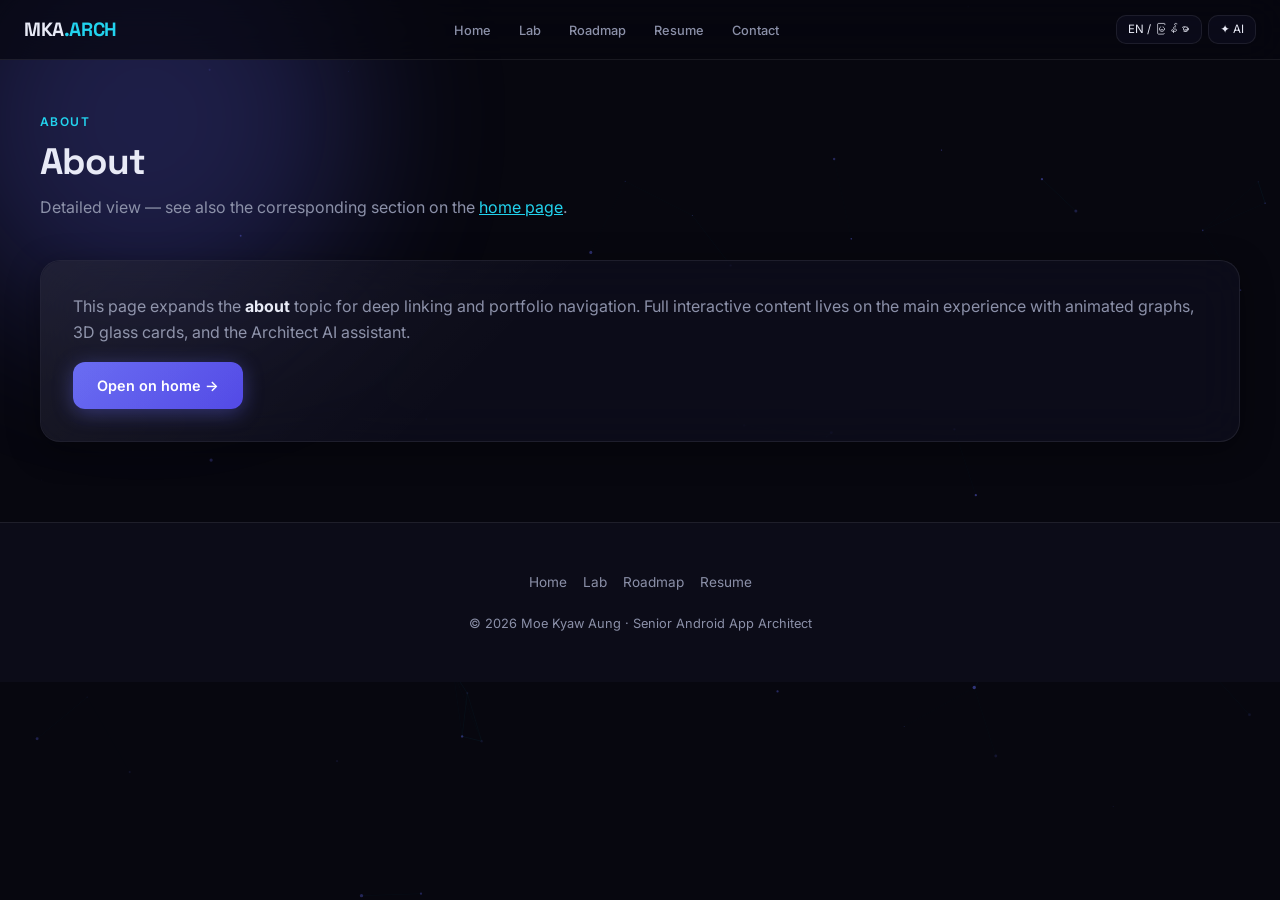
<file: about.html>
<!DOCTYPE html>
<html lang="en" data-lang="en">
<head>
  <meta charset="UTF-8" />
  <meta name="viewport" content="width=device-width, initial-scale=1.0" />
  <title>About · Moe Kyaw Aung — Architect</title>
  <link href="https://fonts.googleapis.com/css2?family=Inter:wght@400;500;600;700&family=Space+Grotesk:wght@500;600;700&family=Noto+Sans+Myanmar:wght@400;600&display=swap" rel="stylesheet" />
  <link rel="stylesheet" href="../css/style.css" />
  <link rel="icon" href="https://res.cloudinary.com/dye5qpwii/image/upload/v1778763535/MKA_25_lbx6fb.webp" />
</head>
<body>
  <canvas id="particles"></canvas>
  <div class="glow-orb o1"></div>
  <nav class="nav">
    <div class="nav-inner">
      <a href="../index.html" class="logo">MKA<span>.ARCH</span></a>
      <ul class="nav-links">
        <li><a href="../index.html">Home</a></li>
        <li><a href="lab.html">Lab</a></li>
        <li><a href="roadmap.html">Roadmap</a></li>
        <li><a href="resume.html">Resume</a></li>
        <li><a href="../index.html#contact">Contact</a></li>
      </ul>
      <div class="nav-controls">
        <button class="ctrl" id="langToggle">EN / မြန်မာ</button>
        <button class="ctrl" id="aiToggle">✦ AI</button>
        <button class="menu-btn" id="menuBtn">☰</button>
      </div>
    </div>
  </nav>
  <section class="section" style="padding-top:7rem">
    <div class="container">
      <div class="section-label">About</div>
      <h1 class="section-title">About</h1>
      <p class="section-sub">Detailed view — see also the corresponding section on the <a href="../index.html#about" style="color:var(--accent2)">home page</a>.</p>
      <div class="glass" style="padding:2rem">
        <p style="color:var(--muted)">This page expands the <strong style="color:var(--text)">about</strong> topic for deep linking and portfolio navigation. Full interactive content lives on the main experience with animated graphs, 3D glass cards, and the Architect AI assistant.</p>
        <p style="margin-top:1rem"><a href="../index.html#about" class="btn-primary">Open on home →</a></p>
      </div>
    </div>
  </section>
  <footer class="footer">
    <div class="footer-nav">
      <a href="../index.html">Home</a><a href="lab.html">Lab</a><a href="roadmap.html">Roadmap</a><a href="resume.html">Resume</a>
    </div>
    <p class="copy">© 2026 Moe Kyaw Aung · Senior Android App Architect</p>
  </footer>
  <div class="ai-panel" id="aiPanel">
    <div class="ai-header"><span>✦ Architect AI</span><button id="aiClose">✕</button></div>
    <div class="ai-messages" id="aiMessages"><div class="ai-msg bot">Ask about architecture, Compose, or projects.</div></div>
    <div class="ai-input-wrap"><input type="text" id="aiInput" placeholder="Ask..." /><button id="aiSend">Send</button></div>
  </div>
  <script src="../js/main.js"></script>
</body>
</html>
</file>
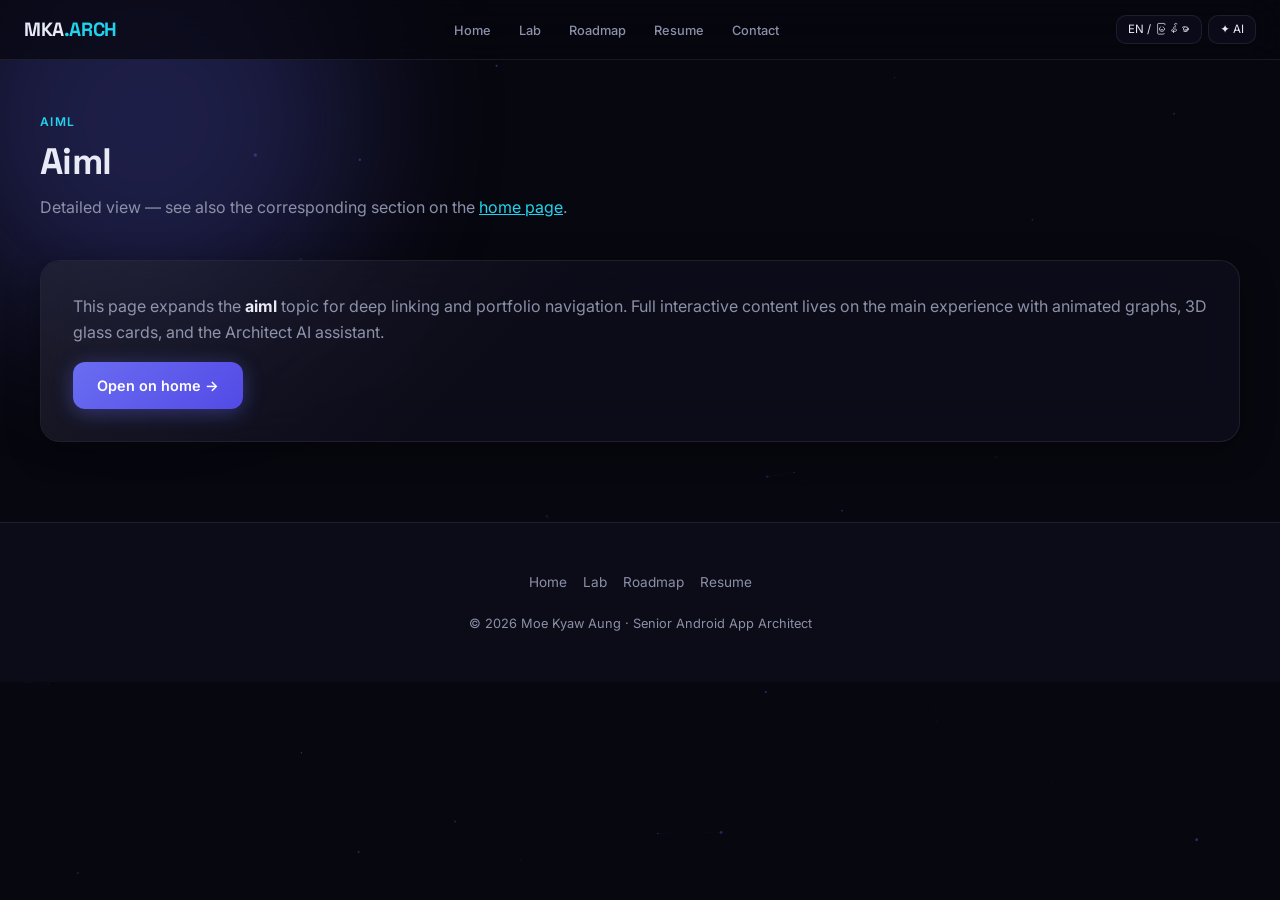
<file: pages/aiml.html>
<!DOCTYPE html>
<html lang="en" data-lang="en">
<head>
  <meta charset="UTF-8" />
  <meta name="viewport" content="width=device-width, initial-scale=1.0" />
  <title>Aiml · Moe Kyaw Aung — Architect</title>
  <link href="https://fonts.googleapis.com/css2?family=Inter:wght@400;500;600;700&family=Space+Grotesk:wght@500;600;700&family=Noto+Sans+Myanmar:wght@400;600&display=swap" rel="stylesheet" />
  <link rel="stylesheet" href="../css/style.css" />
  <link rel="icon" href="https://res.cloudinary.com/dye5qpwii/image/upload/v1778763535/MKA_25_lbx6fb.webp" />
</head>
<body>
  <canvas id="particles"></canvas>
  <div class="glow-orb o1"></div>
  <nav class="nav">
    <div class="nav-inner">
      <a href="../index.html" class="logo">MKA<span>.ARCH</span></a>
      <ul class="nav-links">
        <li><a href="../index.html">Home</a></li>
        <li><a href="lab.html">Lab</a></li>
        <li><a href="roadmap.html">Roadmap</a></li>
        <li><a href="resume.html">Resume</a></li>
        <li><a href="../index.html#contact">Contact</a></li>
      </ul>
      <div class="nav-controls">
        <button class="ctrl" id="langToggle">EN / မြန်မာ</button>
        <button class="ctrl" id="aiToggle">✦ AI</button>
        <button class="menu-btn" id="menuBtn">☰</button>
      </div>
    </div>
  </nav>
  <section class="section" style="padding-top:7rem">
    <div class="container">
      <div class="section-label">Aiml</div>
      <h1 class="section-title">Aiml</h1>
      <p class="section-sub">Detailed view — see also the corresponding section on the <a href="../index.html#aiml" style="color:var(--accent2)">home page</a>.</p>
      <div class="glass" style="padding:2rem">
        <p style="color:var(--muted)">This page expands the <strong style="color:var(--text)">aiml</strong> topic for deep linking and portfolio navigation. Full interactive content lives on the main experience with animated graphs, 3D glass cards, and the Architect AI assistant.</p>
        <p style="margin-top:1rem"><a href="../index.html#aiml" class="btn-primary">Open on home →</a></p>
      </div>
    </div>
  </section>
  <footer class="footer">
    <div class="footer-nav">
      <a href="../index.html">Home</a><a href="lab.html">Lab</a><a href="roadmap.html">Roadmap</a><a href="resume.html">Resume</a>
    </div>
    <p class="copy">© 2026 Moe Kyaw Aung · Senior Android App Architect</p>
  </footer>
  <div class="ai-panel" id="aiPanel">
    <div class="ai-header"><span>✦ Architect AI</span><button id="aiClose">✕</button></div>
    <div class="ai-messages" id="aiMessages"><div class="ai-msg bot">Ask about architecture, Compose, or projects.</div></div>
    <div class="ai-input-wrap"><input type="text" id="aiInput" placeholder="Ask..." /><button id="aiSend">Send</button></div>
  </div>
  <script src="../js/main.js"></script>
</body>
</html>
</file>
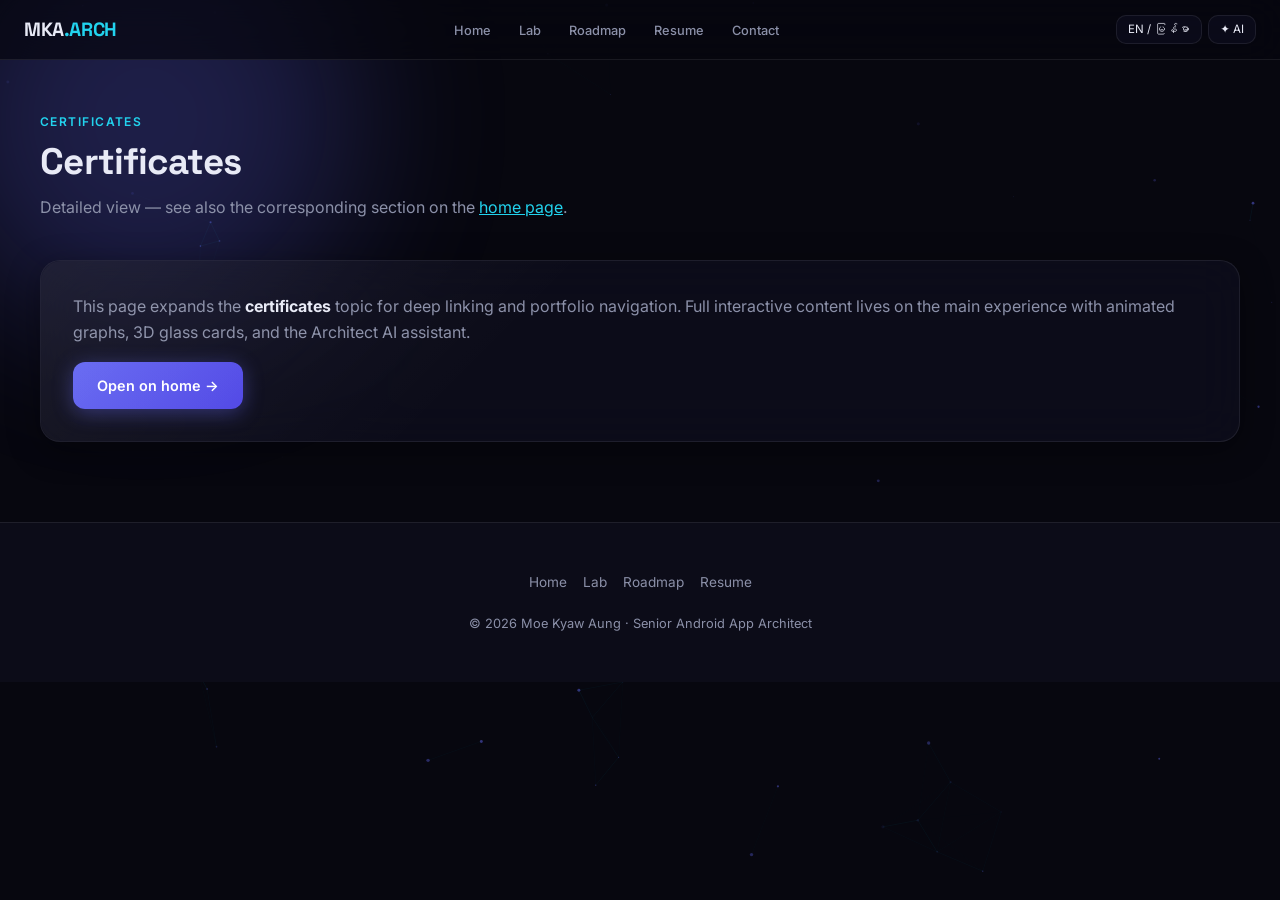
<file: pages/certificates.html>
<!DOCTYPE html>
<html lang="en" data-lang="en">
<head>
  <meta charset="UTF-8" />
  <meta name="viewport" content="width=device-width, initial-scale=1.0" />
  <title>Certificates · Moe Kyaw Aung — Architect</title>
  <link href="https://fonts.googleapis.com/css2?family=Inter:wght@400;500;600;700&family=Space+Grotesk:wght@500;600;700&family=Noto+Sans+Myanmar:wght@400;600&display=swap" rel="stylesheet" />
  <link rel="stylesheet" href="../css/style.css" />
  <link rel="icon" href="https://res.cloudinary.com/dye5qpwii/image/upload/v1778763535/MKA_25_lbx6fb.webp" />
</head>
<body>
  <canvas id="particles"></canvas>
  <div class="glow-orb o1"></div>
  <nav class="nav">
    <div class="nav-inner">
      <a href="../index.html" class="logo">MKA<span>.ARCH</span></a>
      <ul class="nav-links">
        <li><a href="../index.html">Home</a></li>
        <li><a href="lab.html">Lab</a></li>
        <li><a href="roadmap.html">Roadmap</a></li>
        <li><a href="resume.html">Resume</a></li>
        <li><a href="../index.html#contact">Contact</a></li>
      </ul>
      <div class="nav-controls">
        <button class="ctrl" id="langToggle">EN / မြန်မာ</button>
        <button class="ctrl" id="aiToggle">✦ AI</button>
        <button class="menu-btn" id="menuBtn">☰</button>
      </div>
    </div>
  </nav>
  <section class="section" style="padding-top:7rem">
    <div class="container">
      <div class="section-label">Certificates</div>
      <h1 class="section-title">Certificates</h1>
      <p class="section-sub">Detailed view — see also the corresponding section on the <a href="../index.html#certificates" style="color:var(--accent2)">home page</a>.</p>
      <div class="glass" style="padding:2rem">
        <p style="color:var(--muted)">This page expands the <strong style="color:var(--text)">certificates</strong> topic for deep linking and portfolio navigation. Full interactive content lives on the main experience with animated graphs, 3D glass cards, and the Architect AI assistant.</p>
        <p style="margin-top:1rem"><a href="../index.html#certificates" class="btn-primary">Open on home →</a></p>
      </div>
    </div>
  </section>
  <footer class="footer">
    <div class="footer-nav">
      <a href="../index.html">Home</a><a href="lab.html">Lab</a><a href="roadmap.html">Roadmap</a><a href="resume.html">Resume</a>
    </div>
    <p class="copy">© 2026 Moe Kyaw Aung · Senior Android App Architect</p>
  </footer>
  <div class="ai-panel" id="aiPanel">
    <div class="ai-header"><span>✦ Architect AI</span><button id="aiClose">✕</button></div>
    <div class="ai-messages" id="aiMessages"><div class="ai-msg bot">Ask about architecture, Compose, or projects.</div></div>
    <div class="ai-input-wrap"><input type="text" id="aiInput" placeholder="Ask..." /><button id="aiSend">Send</button></div>
  </div>
  <script src="../js/main.js"></script>
</body>
</html>
</file>
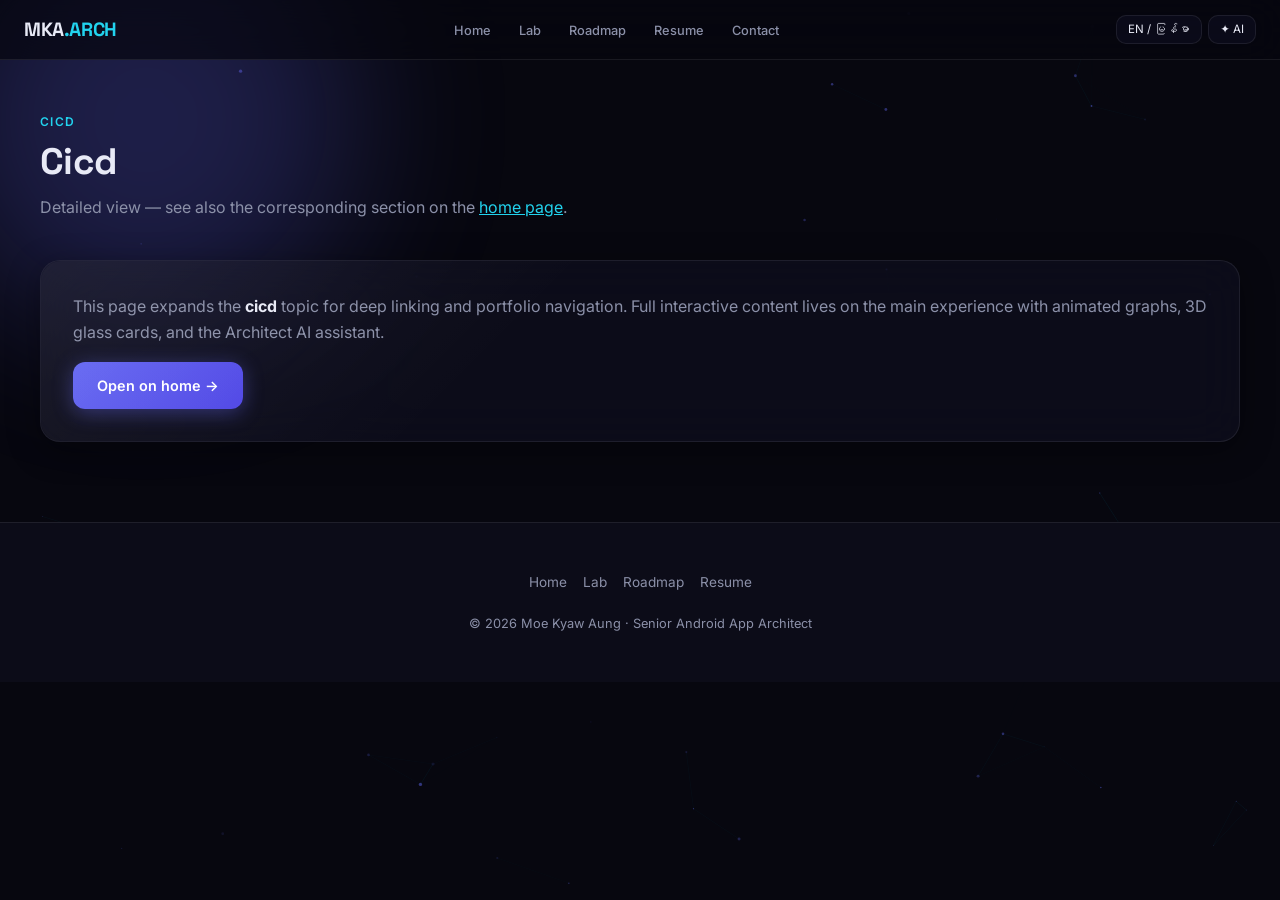
<file: pages/cicd.html>
<!DOCTYPE html>
<html lang="en" data-lang="en">
<head>
  <meta charset="UTF-8" />
  <meta name="viewport" content="width=device-width, initial-scale=1.0" />
  <title>Cicd · Moe Kyaw Aung — Architect</title>
  <link href="https://fonts.googleapis.com/css2?family=Inter:wght@400;500;600;700&family=Space+Grotesk:wght@500;600;700&family=Noto+Sans+Myanmar:wght@400;600&display=swap" rel="stylesheet" />
  <link rel="stylesheet" href="../css/style.css" />
  <link rel="icon" href="https://res.cloudinary.com/dye5qpwii/image/upload/v1778763535/MKA_25_lbx6fb.webp" />
</head>
<body>
  <canvas id="particles"></canvas>
  <div class="glow-orb o1"></div>
  <nav class="nav">
    <div class="nav-inner">
      <a href="../index.html" class="logo">MKA<span>.ARCH</span></a>
      <ul class="nav-links">
        <li><a href="../index.html">Home</a></li>
        <li><a href="lab.html">Lab</a></li>
        <li><a href="roadmap.html">Roadmap</a></li>
        <li><a href="resume.html">Resume</a></li>
        <li><a href="../index.html#contact">Contact</a></li>
      </ul>
      <div class="nav-controls">
        <button class="ctrl" id="langToggle">EN / မြန်မာ</button>
        <button class="ctrl" id="aiToggle">✦ AI</button>
        <button class="menu-btn" id="menuBtn">☰</button>
      </div>
    </div>
  </nav>
  <section class="section" style="padding-top:7rem">
    <div class="container">
      <div class="section-label">Cicd</div>
      <h1 class="section-title">Cicd</h1>
      <p class="section-sub">Detailed view — see also the corresponding section on the <a href="../index.html#cicd" style="color:var(--accent2)">home page</a>.</p>
      <div class="glass" style="padding:2rem">
        <p style="color:var(--muted)">This page expands the <strong style="color:var(--text)">cicd</strong> topic for deep linking and portfolio navigation. Full interactive content lives on the main experience with animated graphs, 3D glass cards, and the Architect AI assistant.</p>
        <p style="margin-top:1rem"><a href="../index.html#cicd" class="btn-primary">Open on home →</a></p>
      </div>
    </div>
  </section>
  <footer class="footer">
    <div class="footer-nav">
      <a href="../index.html">Home</a><a href="lab.html">Lab</a><a href="roadmap.html">Roadmap</a><a href="resume.html">Resume</a>
    </div>
    <p class="copy">© 2026 Moe Kyaw Aung · Senior Android App Architect</p>
  </footer>
  <div class="ai-panel" id="aiPanel">
    <div class="ai-header"><span>✦ Architect AI</span><button id="aiClose">✕</button></div>
    <div class="ai-messages" id="aiMessages"><div class="ai-msg bot">Ask about architecture, Compose, or projects.</div></div>
    <div class="ai-input-wrap"><input type="text" id="aiInput" placeholder="Ask..." /><button id="aiSend">Send</button></div>
  </div>
  <script src="../js/main.js"></script>
</body>
</html>
</file>
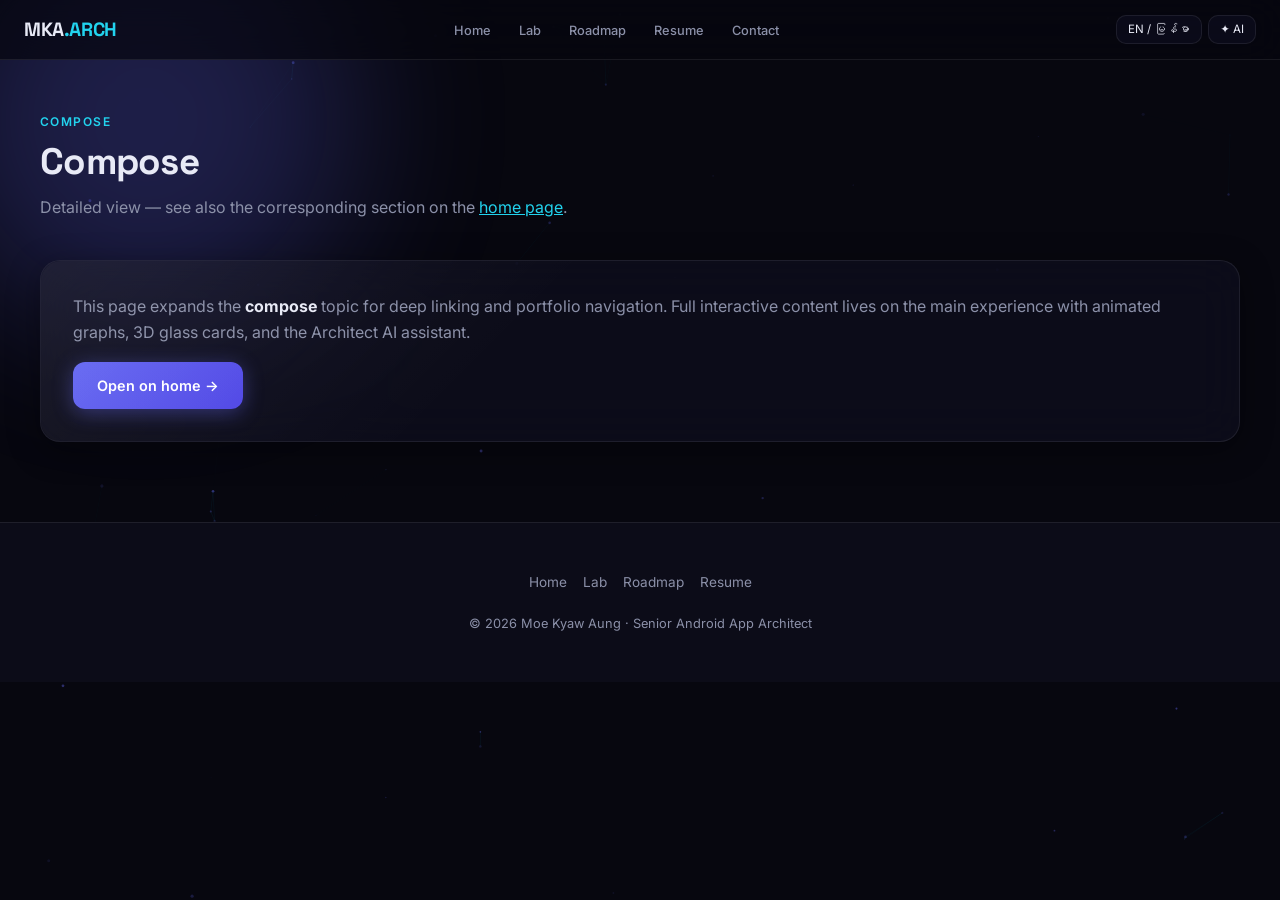
<file: pages/compose.html>
<!DOCTYPE html>
<html lang="en" data-lang="en">
<head>
  <meta charset="UTF-8" />
  <meta name="viewport" content="width=device-width, initial-scale=1.0" />
  <title>Compose · Moe Kyaw Aung — Architect</title>
  <link href="https://fonts.googleapis.com/css2?family=Inter:wght@400;500;600;700&family=Space+Grotesk:wght@500;600;700&family=Noto+Sans+Myanmar:wght@400;600&display=swap" rel="stylesheet" />
  <link rel="stylesheet" href="../css/style.css" />
  <link rel="icon" href="https://res.cloudinary.com/dye5qpwii/image/upload/v1778763535/MKA_25_lbx6fb.webp" />
</head>
<body>
  <canvas id="particles"></canvas>
  <div class="glow-orb o1"></div>
  <nav class="nav">
    <div class="nav-inner">
      <a href="../index.html" class="logo">MKA<span>.ARCH</span></a>
      <ul class="nav-links">
        <li><a href="../index.html">Home</a></li>
        <li><a href="lab.html">Lab</a></li>
        <li><a href="roadmap.html">Roadmap</a></li>
        <li><a href="resume.html">Resume</a></li>
        <li><a href="../index.html#contact">Contact</a></li>
      </ul>
      <div class="nav-controls">
        <button class="ctrl" id="langToggle">EN / မြန်မာ</button>
        <button class="ctrl" id="aiToggle">✦ AI</button>
        <button class="menu-btn" id="menuBtn">☰</button>
      </div>
    </div>
  </nav>
  <section class="section" style="padding-top:7rem">
    <div class="container">
      <div class="section-label">Compose</div>
      <h1 class="section-title">Compose</h1>
      <p class="section-sub">Detailed view — see also the corresponding section on the <a href="../index.html#compose" style="color:var(--accent2)">home page</a>.</p>
      <div class="glass" style="padding:2rem">
        <p style="color:var(--muted)">This page expands the <strong style="color:var(--text)">compose</strong> topic for deep linking and portfolio navigation. Full interactive content lives on the main experience with animated graphs, 3D glass cards, and the Architect AI assistant.</p>
        <p style="margin-top:1rem"><a href="../index.html#compose" class="btn-primary">Open on home →</a></p>
      </div>
    </div>
  </section>
  <footer class="footer">
    <div class="footer-nav">
      <a href="../index.html">Home</a><a href="lab.html">Lab</a><a href="roadmap.html">Roadmap</a><a href="resume.html">Resume</a>
    </div>
    <p class="copy">© 2026 Moe Kyaw Aung · Senior Android App Architect</p>
  </footer>
  <div class="ai-panel" id="aiPanel">
    <div class="ai-header"><span>✦ Architect AI</span><button id="aiClose">✕</button></div>
    <div class="ai-messages" id="aiMessages"><div class="ai-msg bot">Ask about architecture, Compose, or projects.</div></div>
    <div class="ai-input-wrap"><input type="text" id="aiInput" placeholder="Ask..." /><button id="aiSend">Send</button></div>
  </div>
  <script src="../js/main.js"></script>
</body>
</html>
</file>
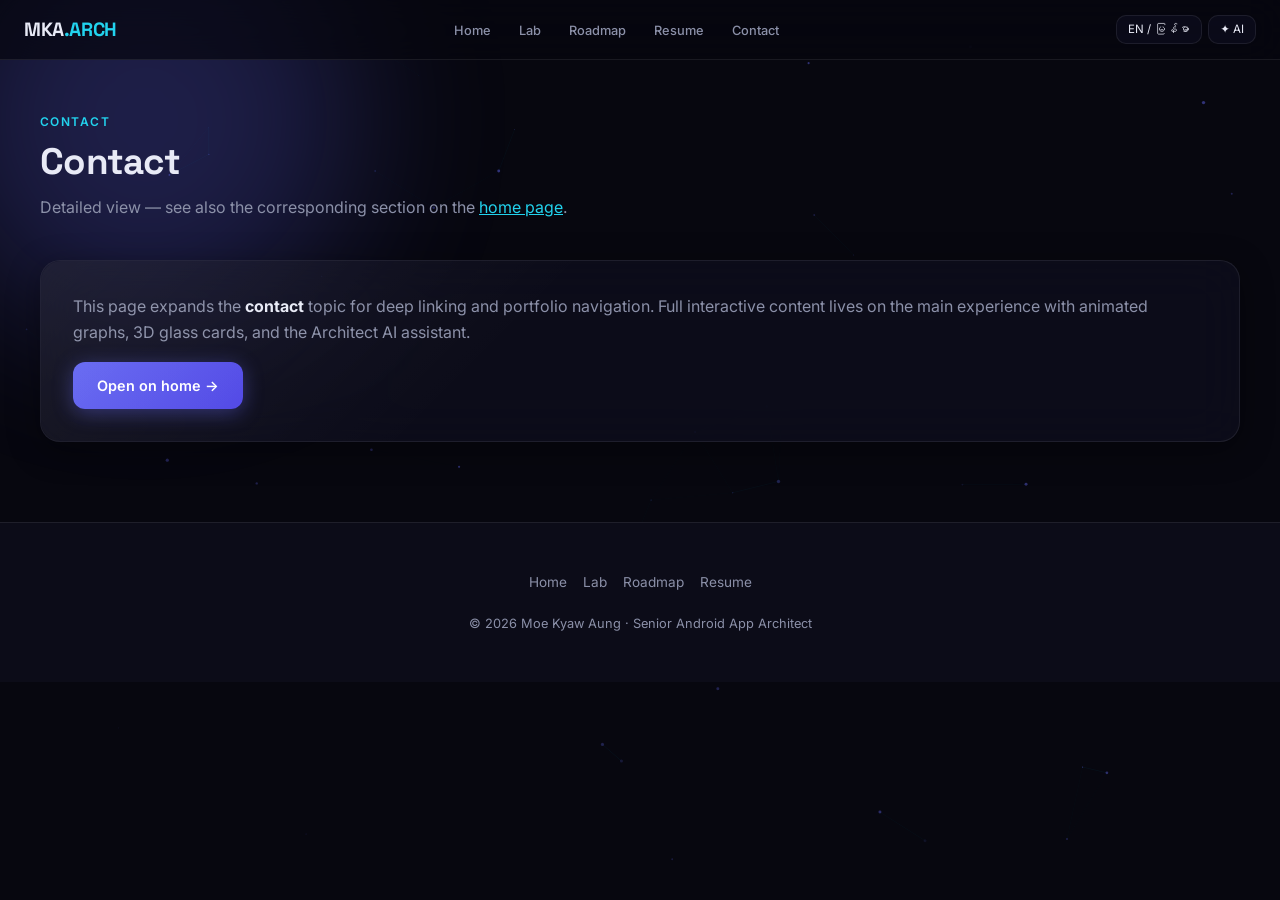
<file: pages/contact.html>
<!DOCTYPE html>
<html lang="en" data-lang="en">
<head>
  <meta charset="UTF-8" />
  <meta name="viewport" content="width=device-width, initial-scale=1.0" />
  <title>Contact · Moe Kyaw Aung — Architect</title>
  <link href="https://fonts.googleapis.com/css2?family=Inter:wght@400;500;600;700&family=Space+Grotesk:wght@500;600;700&family=Noto+Sans+Myanmar:wght@400;600&display=swap" rel="stylesheet" />
  <link rel="stylesheet" href="../css/style.css" />
  <link rel="icon" href="https://res.cloudinary.com/dye5qpwii/image/upload/v1778763535/MKA_25_lbx6fb.webp" />
</head>
<body>
  <canvas id="particles"></canvas>
  <div class="glow-orb o1"></div>
  <nav class="nav">
    <div class="nav-inner">
      <a href="../index.html" class="logo">MKA<span>.ARCH</span></a>
      <ul class="nav-links">
        <li><a href="../index.html">Home</a></li>
        <li><a href="lab.html">Lab</a></li>
        <li><a href="roadmap.html">Roadmap</a></li>
        <li><a href="resume.html">Resume</a></li>
        <li><a href="../index.html#contact">Contact</a></li>
      </ul>
      <div class="nav-controls">
        <button class="ctrl" id="langToggle">EN / မြန်မာ</button>
        <button class="ctrl" id="aiToggle">✦ AI</button>
        <button class="menu-btn" id="menuBtn">☰</button>
      </div>
    </div>
  </nav>
  <section class="section" style="padding-top:7rem">
    <div class="container">
      <div class="section-label">Contact</div>
      <h1 class="section-title">Contact</h1>
      <p class="section-sub">Detailed view — see also the corresponding section on the <a href="../index.html#contact" style="color:var(--accent2)">home page</a>.</p>
      <div class="glass" style="padding:2rem">
        <p style="color:var(--muted)">This page expands the <strong style="color:var(--text)">contact</strong> topic for deep linking and portfolio navigation. Full interactive content lives on the main experience with animated graphs, 3D glass cards, and the Architect AI assistant.</p>
        <p style="margin-top:1rem"><a href="../index.html#contact" class="btn-primary">Open on home →</a></p>
      </div>
    </div>
  </section>
  <footer class="footer">
    <div class="footer-nav">
      <a href="../index.html">Home</a><a href="lab.html">Lab</a><a href="roadmap.html">Roadmap</a><a href="resume.html">Resume</a>
    </div>
    <p class="copy">© 2026 Moe Kyaw Aung · Senior Android App Architect</p>
  </footer>
  <div class="ai-panel" id="aiPanel">
    <div class="ai-header"><span>✦ Architect AI</span><button id="aiClose">✕</button></div>
    <div class="ai-messages" id="aiMessages"><div class="ai-msg bot">Ask about architecture, Compose, or projects.</div></div>
    <div class="ai-input-wrap"><input type="text" id="aiInput" placeholder="Ask..." /><button id="aiSend">Send</button></div>
  </div>
  <script src="../js/main.js"></script>
</body>
</html>
</file>
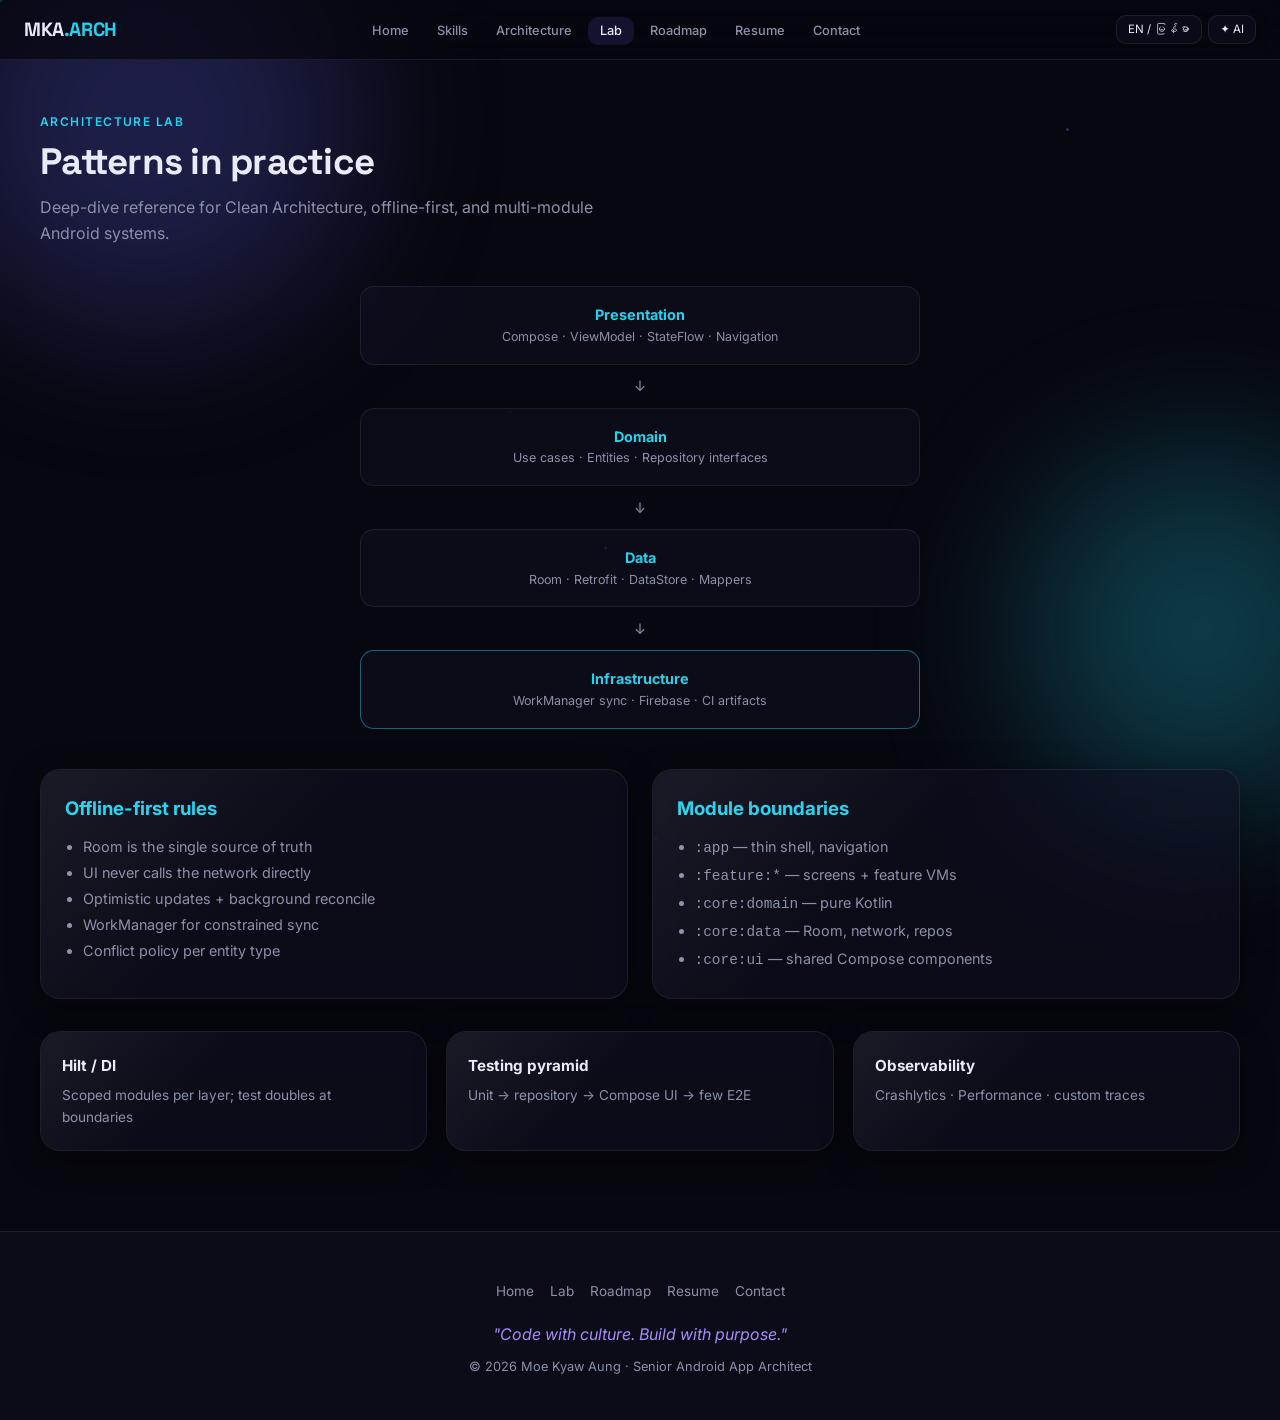
<file: pages/lab.html>
<!DOCTYPE html>
<html lang="en" data-lang="en">
<head>
  <meta charset="UTF-8" />
  <meta name="viewport" content="width=device-width, initial-scale=1.0" />
  <title>Architecture Lab · Moe Kyaw Aung</title>
  <link href="https://fonts.googleapis.com/css2?family=Inter:wght@400;500;600;700&family=Space+Grotesk:wght@500;600;700&family=Noto+Sans+Myanmar:wght@400;600&display=swap" rel="stylesheet" />
  <link rel="stylesheet" href="../css/style.css" />
  <link rel="icon" href="https://res.cloudinary.com/dye5qpwii/image/upload/v1778763535/MKA_25_lbx6fb.webp" />
</head>
<body>
  <canvas id="particles"></canvas>
  <div class="glow-orb o1"></div>
  <div class="glow-orb o2"></div>

  <nav class="nav">
    <div class="nav-inner">
      <a href="../index.html" class="logo">MKA<span>.ARCH</span></a>
      <ul class="nav-links">
        <li><a href="../index.html">Home</a></li>
        <li><a href="../index.html#skills">Skills</a></li>
        <li><a href="../index.html#architecture">Architecture</a></li>
        <li><a href="lab.html" class="active">Lab</a></li>
        <li><a href="roadmap.html">Roadmap</a></li>
        <li><a href="resume.html">Resume</a></li>
        <li><a href="../index.html#contact">Contact</a></li>
      </ul>
      <div class="nav-controls">
        <button class="ctrl" id="langToggle">EN / မြန်မာ</button>
        <button class="ctrl" id="aiToggle">✦ AI</button>
        <button class="menu-btn" id="menuBtn">☰</button>
      </div>
    </div>
  </nav>

  <section class="section" style="padding-top:7rem">
    <div class="container">
      <div class="section-label">Architecture Lab</div>
      <h1 class="section-title">Patterns in practice</h1>
      <p class="section-sub">Deep-dive reference for Clean Architecture, offline-first, and multi-module Android systems.</p>

      <div class="arch-stack" style="margin-bottom:2.5rem">
        <div class="arch-layer"><h4>Presentation</h4><p>Compose · ViewModel · StateFlow · Navigation</p></div>
        <div class="arch-arrow">↓</div>
        <div class="arch-layer"><h4>Domain</h4><p>Use cases · Entities · Repository interfaces</p></div>
        <div class="arch-arrow">↓</div>
        <div class="arch-layer"><h4>Data</h4><p>Room · Retrofit · DataStore · Mappers</p></div>
        <div class="arch-arrow">↓</div>
        <div class="arch-layer" style="border-color:rgba(34,211,238,0.45)"><h4>Infrastructure</h4><p>WorkManager sync · Firebase · CI artifacts</p></div>
      </div>

      <div class="grid-2" style="margin-bottom:2rem">
        <div class="glass" style="padding:1.5rem">
          <h3 style="color:var(--accent2);margin-bottom:0.6rem">Offline-first rules</h3>
          <ul style="color:var(--muted);font-size:0.9rem;padding-left:1.1rem;line-height:1.8">
            <li>Room is the single source of truth</li>
            <li>UI never calls the network directly</li>
            <li>Optimistic updates + background reconcile</li>
            <li>WorkManager for constrained sync</li>
            <li>Conflict policy per entity type</li>
          </ul>
        </div>
        <div class="glass" style="padding:1.5rem">
          <h3 style="color:var(--accent2);margin-bottom:0.6rem">Module boundaries</h3>
          <ul style="color:var(--muted);font-size:0.9rem;padding-left:1.1rem;line-height:1.8">
            <li><code>:app</code> — thin shell, navigation</li>
            <li><code>:feature:*</code> — screens + feature VMs</li>
            <li><code>:core:domain</code> — pure Kotlin</li>
            <li><code>:core:data</code> — Room, network, repos</li>
            <li><code>:core:ui</code> — shared Compose components</li>
          </ul>
        </div>
      </div>

      <div class="grid-3">
        <div class="glass" style="padding:1.3rem"><h3 style="font-size:0.95rem">Hilt / DI</h3><p style="font-size:0.85rem;color:var(--muted);margin-top:0.4rem">Scoped modules per layer; test doubles at boundaries</p></div>
        <div class="glass" style="padding:1.3rem"><h3 style="font-size:0.95rem">Testing pyramid</h3><p style="font-size:0.85rem;color:var(--muted);margin-top:0.4rem">Unit → repository → Compose UI → few E2E</p></div>
        <div class="glass" style="padding:1.3rem"><h3 style="font-size:0.95rem">Observability</h3><p style="font-size:0.85rem;color:var(--muted);margin-top:0.4rem">Crashlytics · Performance · custom traces</p></div>
      </div>
    </div>
  </section>

  <footer class="footer">
    <div class="footer-nav">
      <a href="../index.html">Home</a>
      <a href="lab.html">Lab</a>
      <a href="roadmap.html">Roadmap</a>
      <a href="resume.html">Resume</a>
      <a href="../index.html#contact">Contact</a>
    </div>
    <p class="quote">"Code with culture. Build with purpose."</p>
    <p class="copy">© 2026 Moe Kyaw Aung · Senior Android App Architect</p>
  </footer>

  <div class="ai-panel" id="aiPanel">
    <div class="ai-header"><span>✦ Architect AI</span><button id="aiClose">✕</button></div>
    <div class="ai-messages" id="aiMessages"><div class="ai-msg bot">Ask about layers, modules, or offline-first rules.</div></div>
    <div class="ai-input-wrap"><input type="text" id="aiInput" placeholder="Explain domain layer..." /><button id="aiSend">Send</button></div>
  </div>
  <script src="../js/main.js"></script>
</body>
</html>
</file>
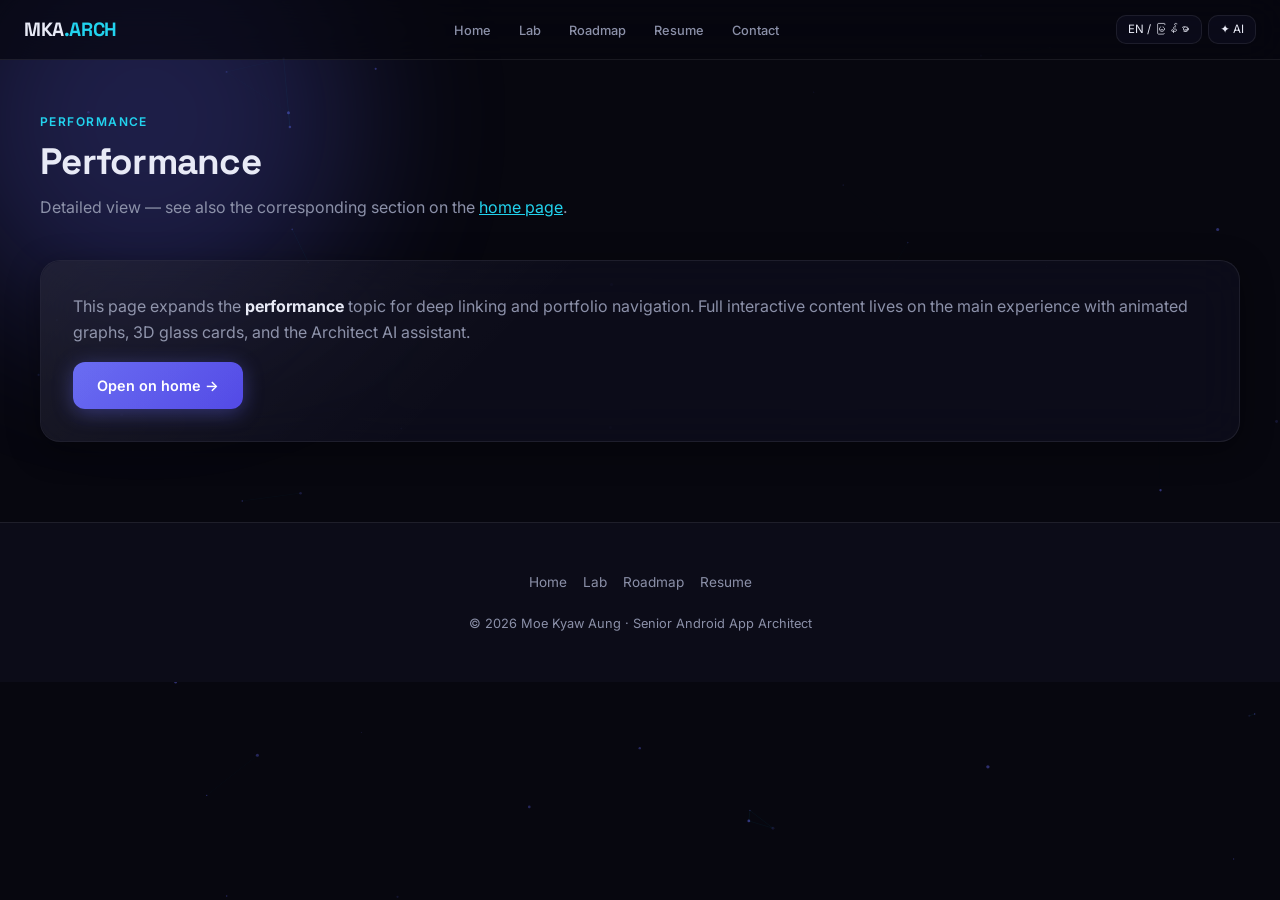
<file: pages/performance.html>
<!DOCTYPE html>
<html lang="en" data-lang="en">
<head>
  <meta charset="UTF-8" />
  <meta name="viewport" content="width=device-width, initial-scale=1.0" />
  <title>Performance · Moe Kyaw Aung — Architect</title>
  <link href="https://fonts.googleapis.com/css2?family=Inter:wght@400;500;600;700&family=Space+Grotesk:wght@500;600;700&family=Noto+Sans+Myanmar:wght@400;600&display=swap" rel="stylesheet" />
  <link rel="stylesheet" href="../css/style.css" />
  <link rel="icon" href="https://res.cloudinary.com/dye5qpwii/image/upload/v1778763535/MKA_25_lbx6fb.webp" />
</head>
<body>
  <canvas id="particles"></canvas>
  <div class="glow-orb o1"></div>
  <nav class="nav">
    <div class="nav-inner">
      <a href="../index.html" class="logo">MKA<span>.ARCH</span></a>
      <ul class="nav-links">
        <li><a href="../index.html">Home</a></li>
        <li><a href="lab.html">Lab</a></li>
        <li><a href="roadmap.html">Roadmap</a></li>
        <li><a href="resume.html">Resume</a></li>
        <li><a href="../index.html#contact">Contact</a></li>
      </ul>
      <div class="nav-controls">
        <button class="ctrl" id="langToggle">EN / မြန်မာ</button>
        <button class="ctrl" id="aiToggle">✦ AI</button>
        <button class="menu-btn" id="menuBtn">☰</button>
      </div>
    </div>
  </nav>
  <section class="section" style="padding-top:7rem">
    <div class="container">
      <div class="section-label">Performance</div>
      <h1 class="section-title">Performance</h1>
      <p class="section-sub">Detailed view — see also the corresponding section on the <a href="../index.html#performance" style="color:var(--accent2)">home page</a>.</p>
      <div class="glass" style="padding:2rem">
        <p style="color:var(--muted)">This page expands the <strong style="color:var(--text)">performance</strong> topic for deep linking and portfolio navigation. Full interactive content lives on the main experience with animated graphs, 3D glass cards, and the Architect AI assistant.</p>
        <p style="margin-top:1rem"><a href="../index.html#performance" class="btn-primary">Open on home →</a></p>
      </div>
    </div>
  </section>
  <footer class="footer">
    <div class="footer-nav">
      <a href="../index.html">Home</a><a href="lab.html">Lab</a><a href="roadmap.html">Roadmap</a><a href="resume.html">Resume</a>
    </div>
    <p class="copy">© 2026 Moe Kyaw Aung · Senior Android App Architect</p>
  </footer>
  <div class="ai-panel" id="aiPanel">
    <div class="ai-header"><span>✦ Architect AI</span><button id="aiClose">✕</button></div>
    <div class="ai-messages" id="aiMessages"><div class="ai-msg bot">Ask about architecture, Compose, or projects.</div></div>
    <div class="ai-input-wrap"><input type="text" id="aiInput" placeholder="Ask..." /><button id="aiSend">Send</button></div>
  </div>
  <script src="../js/main.js"></script>
</body>
</html>
</file>
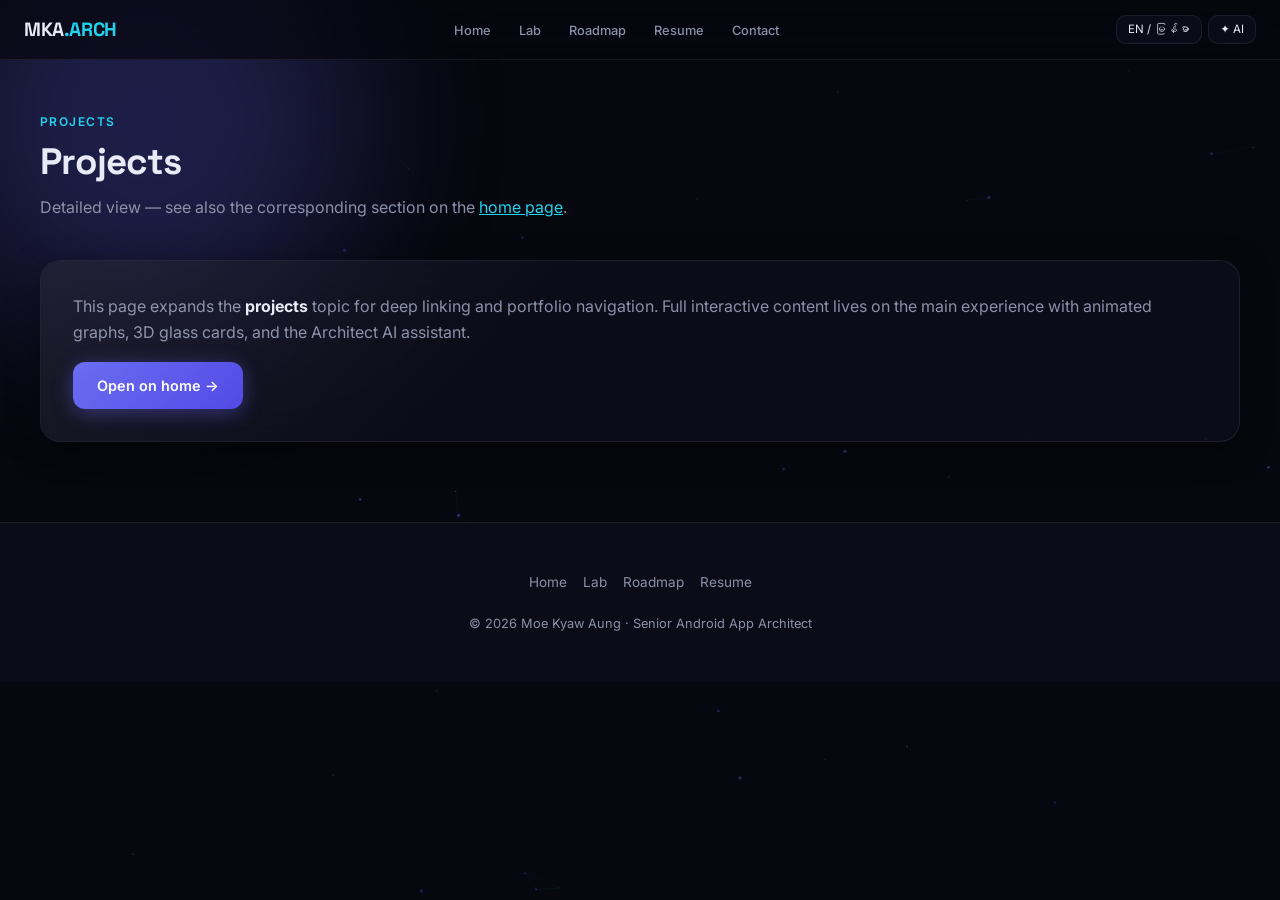
<file: pages/projects.html>
<!DOCTYPE html>
<html lang="en" data-lang="en">
<head>
  <meta charset="UTF-8" />
  <meta name="viewport" content="width=device-width, initial-scale=1.0" />
  <title>Projects · Moe Kyaw Aung — Architect</title>
  <link href="https://fonts.googleapis.com/css2?family=Inter:wght@400;500;600;700&family=Space+Grotesk:wght@500;600;700&family=Noto+Sans+Myanmar:wght@400;600&display=swap" rel="stylesheet" />
  <link rel="stylesheet" href="../css/style.css" />
  <link rel="icon" href="https://res.cloudinary.com/dye5qpwii/image/upload/v1778763535/MKA_25_lbx6fb.webp" />
</head>
<body>
  <canvas id="particles"></canvas>
  <div class="glow-orb o1"></div>
  <nav class="nav">
    <div class="nav-inner">
      <a href="../index.html" class="logo">MKA<span>.ARCH</span></a>
      <ul class="nav-links">
        <li><a href="../index.html">Home</a></li>
        <li><a href="lab.html">Lab</a></li>
        <li><a href="roadmap.html">Roadmap</a></li>
        <li><a href="resume.html">Resume</a></li>
        <li><a href="../index.html#contact">Contact</a></li>
      </ul>
      <div class="nav-controls">
        <button class="ctrl" id="langToggle">EN / မြန်မာ</button>
        <button class="ctrl" id="aiToggle">✦ AI</button>
        <button class="menu-btn" id="menuBtn">☰</button>
      </div>
    </div>
  </nav>
  <section class="section" style="padding-top:7rem">
    <div class="container">
      <div class="section-label">Projects</div>
      <h1 class="section-title">Projects</h1>
      <p class="section-sub">Detailed view — see also the corresponding section on the <a href="../index.html#projects" style="color:var(--accent2)">home page</a>.</p>
      <div class="glass" style="padding:2rem">
        <p style="color:var(--muted)">This page expands the <strong style="color:var(--text)">projects</strong> topic for deep linking and portfolio navigation. Full interactive content lives on the main experience with animated graphs, 3D glass cards, and the Architect AI assistant.</p>
        <p style="margin-top:1rem"><a href="../index.html#projects" class="btn-primary">Open on home →</a></p>
      </div>
    </div>
  </section>
  <footer class="footer">
    <div class="footer-nav">
      <a href="../index.html">Home</a><a href="lab.html">Lab</a><a href="roadmap.html">Roadmap</a><a href="resume.html">Resume</a>
    </div>
    <p class="copy">© 2026 Moe Kyaw Aung · Senior Android App Architect</p>
  </footer>
  <div class="ai-panel" id="aiPanel">
    <div class="ai-header"><span>✦ Architect AI</span><button id="aiClose">✕</button></div>
    <div class="ai-messages" id="aiMessages"><div class="ai-msg bot">Ask about architecture, Compose, or projects.</div></div>
    <div class="ai-input-wrap"><input type="text" id="aiInput" placeholder="Ask..." /><button id="aiSend">Send</button></div>
  </div>
  <script src="../js/main.js"></script>
</body>
</html>
</file>
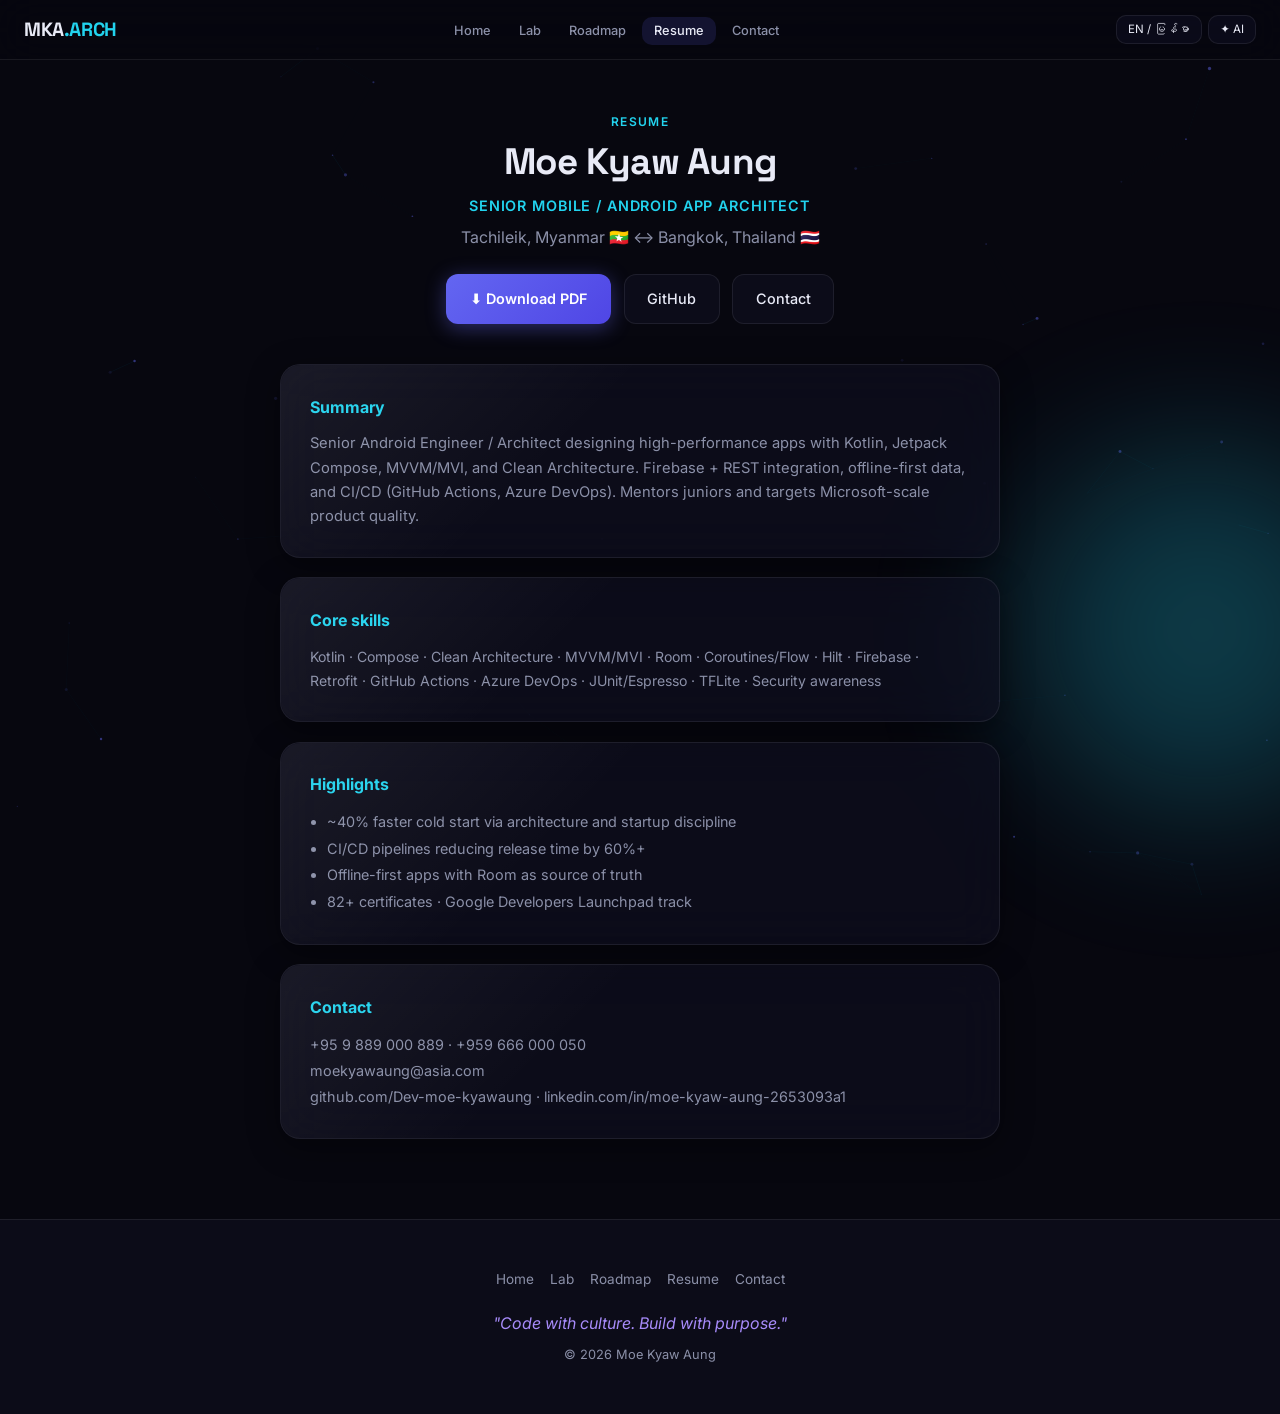
<file: pages/resume.html>
<!DOCTYPE html>
<html lang="en" data-lang="en">
<head>
  <meta charset="UTF-8" />
  <meta name="viewport" content="width=device-width, initial-scale=1.0" />
  <title>Resume · Moe Kyaw Aung — Senior Android Architect</title>
  <link href="https://fonts.googleapis.com/css2?family=Inter:wght@400;500;600;700&family=Space+Grotesk:wght@500;600;700&family=Noto+Sans+Myanmar:wght@400;600&display=swap" rel="stylesheet" />
  <link rel="stylesheet" href="../css/style.css" />
  <link rel="icon" href="https://res.cloudinary.com/dye5qpwii/image/upload/v1778763535/MKA_25_lbx6fb.webp" />
</head>
<body>
  <canvas id="particles"></canvas>
  <div class="glow-orb o2"></div>

  <nav class="nav">
    <div class="nav-inner">
      <a href="../index.html" class="logo">MKA<span>.ARCH</span></a>
      <ul class="nav-links">
        <li><a href="../index.html">Home</a></li>
        <li><a href="lab.html">Lab</a></li>
        <li><a href="roadmap.html">Roadmap</a></li>
        <li><a href="resume.html" class="active">Resume</a></li>
        <li><a href="../index.html#contact">Contact</a></li>
      </ul>
      <div class="nav-controls">
        <button class="ctrl" id="langToggle">EN / မြန်မာ</button>
        <button class="ctrl" id="aiToggle">✦ AI</button>
        <button class="menu-btn" id="menuBtn">☰</button>
      </div>
    </div>
  </nav>

  <section class="section" style="padding-top:7rem">
    <div class="container" style="max-width:720px;text-align:center">
      <div class="section-label">Resume</div>
      <h1 class="section-title">Moe Kyaw Aung</h1>
      <p style="color:var(--accent2);font-weight:600;letter-spacing:0.06em;font-size:0.9rem;margin-bottom:0.4rem">SENIOR MOBILE / ANDROID APP ARCHITECT</p>
      <p style="color:var(--muted);margin-bottom:1.5rem">Tachileik, Myanmar 🇲🇲 ↔ Bangkok, Thailand 🇹🇭</p>
      <div class="ctas" style="justify-content:center;margin-bottom:2.5rem">
        <a href="../assets/Moe_Kyaw_Aung_Resume.pdf" download class="btn-primary">⬇ Download PDF</a>
        <a href="https://github.com/Dev-moe-kyawaung/" target="_blank" class="btn-secondary">GitHub</a>
        <a href="../index.html#contact" class="btn-secondary">Contact</a>
      </div>
    </div>

    <div class="container" style="max-width:720px">
      <div class="glass" style="padding:1.8rem;margin-bottom:1.2rem;text-align:left">
        <h2 style="font-size:1rem;color:var(--accent2);margin-bottom:0.7rem">Summary</h2>
        <p style="color:var(--muted);font-size:0.92rem">
          Senior Android Engineer / Architect designing high-performance apps with Kotlin, Jetpack Compose, MVVM/MVI, and Clean Architecture. Firebase + REST integration, offline-first data, and CI/CD (GitHub Actions, Azure DevOps). Mentors juniors and targets Microsoft-scale product quality.
        </p>
      </div>
      <div class="glass" style="padding:1.8rem;margin-bottom:1.2rem;text-align:left">
        <h2 style="font-size:1rem;color:var(--accent2);margin-bottom:0.7rem">Core skills</h2>
        <p style="color:var(--muted);font-size:0.88rem;line-height:1.7">
          Kotlin · Compose · Clean Architecture · MVVM/MVI · Room · Coroutines/Flow · Hilt · Firebase · Retrofit · GitHub Actions · Azure DevOps · JUnit/Espresso · TFLite · Security awareness
        </p>
      </div>
      <div class="glass" style="padding:1.8rem;margin-bottom:1.2rem;text-align:left">
        <h2 style="font-size:1rem;color:var(--accent2);margin-bottom:0.7rem">Highlights</h2>
        <ul style="color:var(--muted);font-size:0.9rem;padding-left:1.1rem;line-height:1.85">
          <li>~40% faster cold start via architecture and startup discipline</li>
          <li>CI/CD pipelines reducing release time by 60%+</li>
          <li>Offline-first apps with Room as source of truth</li>
          <li>82+ certificates · Google Developers Launchpad track</li>
        </ul>
      </div>
      <div class="glass" style="padding:1.8rem;text-align:left">
        <h2 style="font-size:1rem;color:var(--accent2);margin-bottom:0.7rem">Contact</h2>
        <p style="color:var(--muted);font-size:0.9rem;line-height:1.8">
          +95 9 889 000 889 · +959 666 000 050<br>
          moekyawaung@asia.com<br>
          github.com/Dev-moe-kyawaung · linkedin.com/in/moe-kyaw-aung-2653093a1
        </p>
      </div>
    </div>
  </section>

  <footer class="footer">
    <div class="footer-nav">
      <a href="../index.html">Home</a>
      <a href="lab.html">Lab</a>
      <a href="roadmap.html">Roadmap</a>
      <a href="resume.html">Resume</a>
      <a href="../index.html#contact">Contact</a>
    </div>
    <p class="quote">"Code with culture. Build with purpose."</p>
    <p class="copy">© 2026 Moe Kyaw Aung</p>
  </footer>

  <div class="ai-panel" id="aiPanel">
    <div class="ai-header"><span>✦ Architect AI</span><button id="aiClose">✕</button></div>
    <div class="ai-messages" id="aiMessages"><div class="ai-msg bot">Ask about experience, skills, or hiring fit.</div></div>
    <div class="ai-input-wrap"><input type="text" id="aiInput" placeholder="Ask..." /><button id="aiSend">Send</button></div>
  </div>
  <script src="../js/main.js"></script>
</body>
</html>
</file>
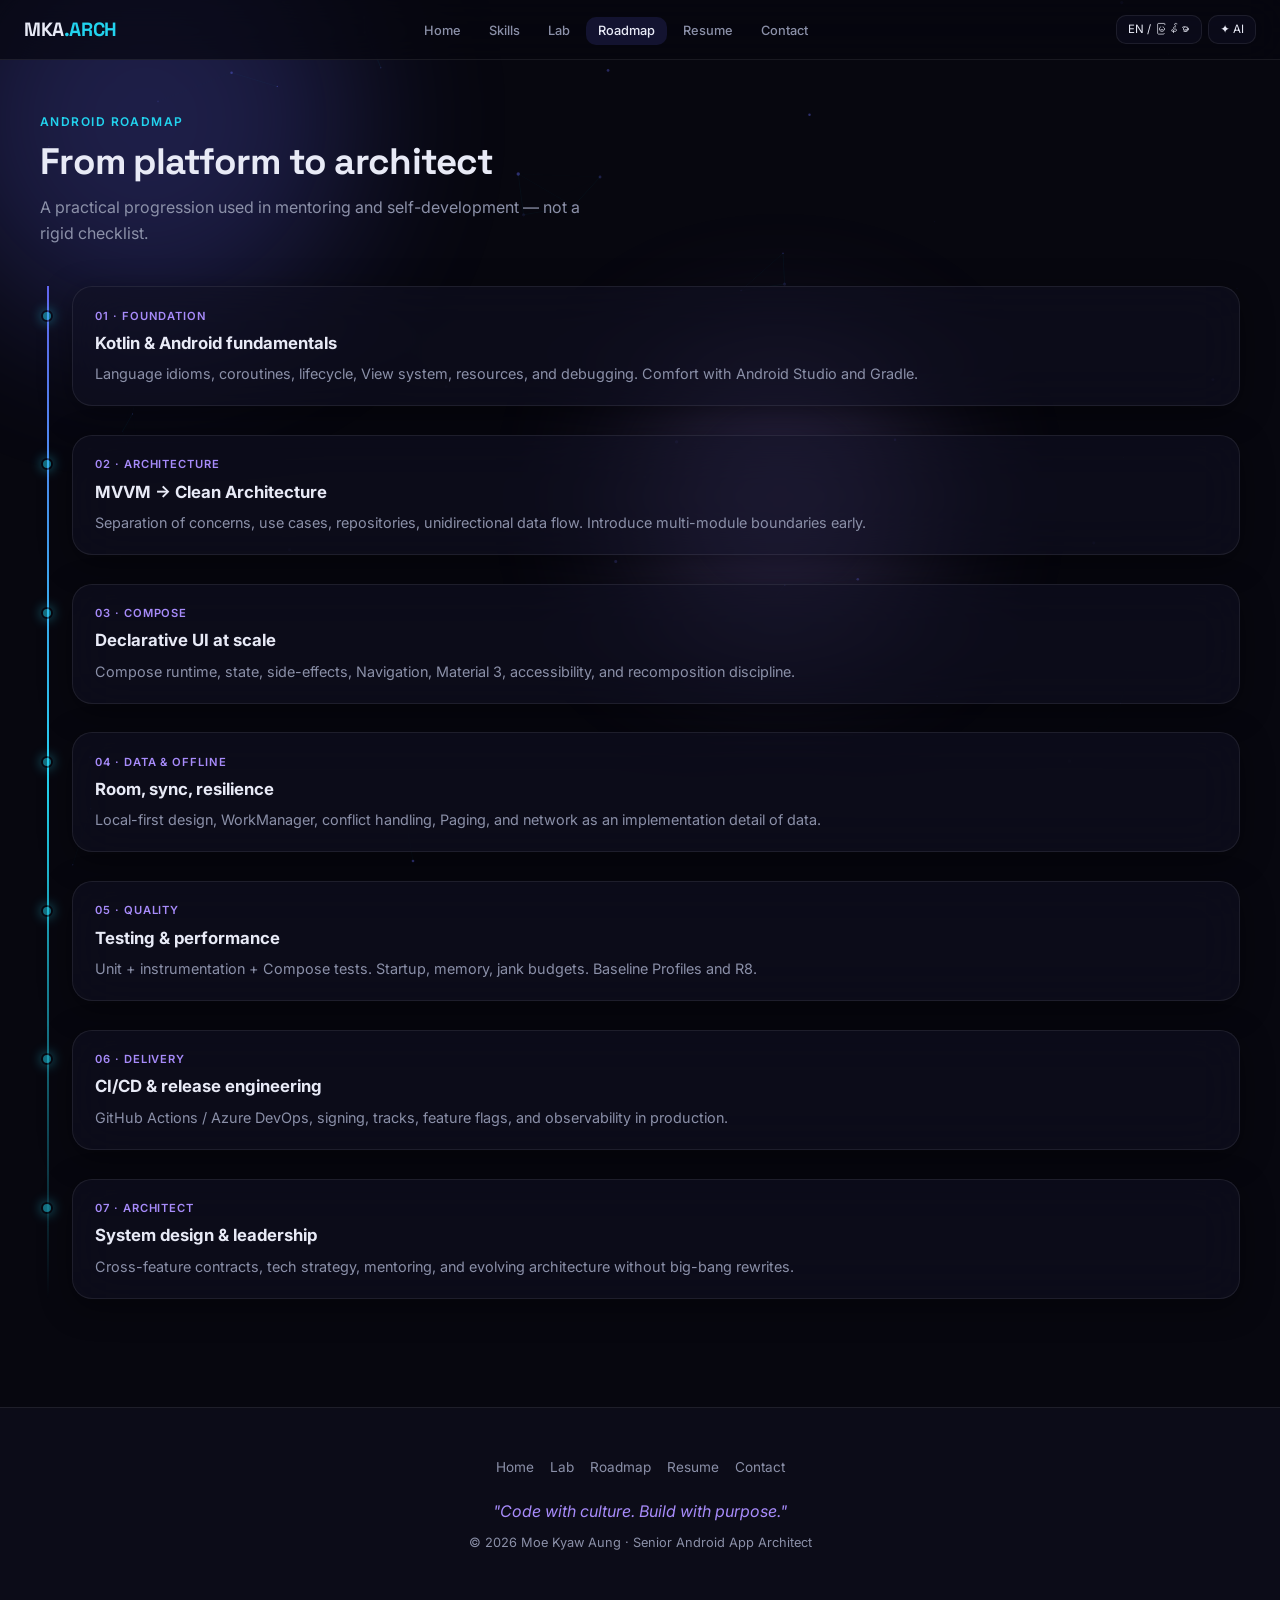
<file: pages/roadmap.html>
<!DOCTYPE html>
<html lang="en" data-lang="en">
<head>
  <meta charset="UTF-8" />
  <meta name="viewport" content="width=device-width, initial-scale=1.0" />
  <title>Android Roadmap · Moe Kyaw Aung</title>
  <link href="https://fonts.googleapis.com/css2?family=Inter:wght@400;500;600;700&family=Space+Grotesk:wght@500;600;700&family=Noto+Sans+Myanmar:wght@400;600&display=swap" rel="stylesheet" />
  <link rel="stylesheet" href="../css/style.css" />
  <link rel="icon" href="https://res.cloudinary.com/dye5qpwii/image/upload/v1778763535/MKA_25_lbx6fb.webp" />
</head>
<body>
  <canvas id="particles"></canvas>
  <div class="glow-orb o1"></div>
  <div class="glow-orb o3"></div>

  <nav class="nav">
    <div class="nav-inner">
      <a href="../index.html" class="logo">MKA<span>.ARCH</span></a>
      <ul class="nav-links">
        <li><a href="../index.html">Home</a></li>
        <li><a href="../index.html#skills">Skills</a></li>
        <li><a href="lab.html">Lab</a></li>
        <li><a href="roadmap.html" class="active">Roadmap</a></li>
        <li><a href="resume.html">Resume</a></li>
        <li><a href="../index.html#contact">Contact</a></li>
      </ul>
      <div class="nav-controls">
        <button class="ctrl" id="langToggle">EN / မြန်မာ</button>
        <button class="ctrl" id="aiToggle">✦ AI</button>
        <button class="menu-btn" id="menuBtn">☰</button>
      </div>
    </div>
  </nav>

  <section class="section" style="padding-top:7rem">
    <div class="container">
      <div class="section-label">Android Roadmap</div>
      <h1 class="section-title">From platform to architect</h1>
      <p class="section-sub">A practical progression used in mentoring and self-development — not a rigid checklist.</p>

      <div class="roadmap">
        <div class="rm-item glass">
          <div class="rm-year">01 · FOUNDATION</div>
          <h3>Kotlin & Android fundamentals</h3>
          <p style="color:var(--muted);font-size:0.9rem">Language idioms, coroutines, lifecycle, View system, resources, and debugging. Comfort with Android Studio and Gradle.</p>
        </div>
        <div class="rm-item glass">
          <div class="rm-year">02 · ARCHITECTURE</div>
          <h3>MVVM → Clean Architecture</h3>
          <p style="color:var(--muted);font-size:0.9rem">Separation of concerns, use cases, repositories, unidirectional data flow. Introduce multi-module boundaries early.</p>
        </div>
        <div class="rm-item glass">
          <div class="rm-year">03 · COMPOSE</div>
          <h3>Declarative UI at scale</h3>
          <p style="color:var(--muted);font-size:0.9rem">Compose runtime, state, side-effects, Navigation, Material 3, accessibility, and recomposition discipline.</p>
        </div>
        <div class="rm-item glass">
          <div class="rm-year">04 · DATA & OFFLINE</div>
          <h3>Room, sync, resilience</h3>
          <p style="color:var(--muted);font-size:0.9rem">Local-first design, WorkManager, conflict handling, Paging, and network as an implementation detail of data.</p>
        </div>
        <div class="rm-item glass">
          <div class="rm-year">05 · QUALITY</div>
          <h3>Testing & performance</h3>
          <p style="color:var(--muted);font-size:0.9rem">Unit + instrumentation + Compose tests. Startup, memory, jank budgets. Baseline Profiles and R8.</p>
        </div>
        <div class="rm-item glass">
          <div class="rm-year">06 · DELIVERY</div>
          <h3>CI/CD & release engineering</h3>
          <p style="color:var(--muted);font-size:0.9rem">GitHub Actions / Azure DevOps, signing, tracks, feature flags, and observability in production.</p>
        </div>
        <div class="rm-item glass">
          <div class="rm-year">07 · ARCHITECT</div>
          <h3>System design & leadership</h3>
          <p style="color:var(--muted);font-size:0.9rem">Cross-feature contracts, tech strategy, mentoring, and evolving architecture without big-bang rewrites.</p>
        </div>
      </div>
    </div>
  </section>

  <footer class="footer">
    <div class="footer-nav">
      <a href="../index.html">Home</a>
      <a href="lab.html">Lab</a>
      <a href="roadmap.html">Roadmap</a>
      <a href="resume.html">Resume</a>
      <a href="../index.html#contact">Contact</a>
    </div>
    <p class="quote">"Code with culture. Build with purpose."</p>
    <p class="copy">© 2026 Moe Kyaw Aung · Senior Android App Architect</p>
  </footer>

  <div class="ai-panel" id="aiPanel">
    <div class="ai-header"><span>✦ Architect AI</span><button id="aiClose">✕</button></div>
    <div class="ai-messages" id="aiMessages"><div class="ai-msg bot">Ask which stage to focus on next for your career path.</div></div>
    <div class="ai-input-wrap"><input type="text" id="aiInput" placeholder="What after Compose?" /><button id="aiSend">Send</button></div>
  </div>
  <script src="../js/main.js"></script>
</body>
</html>
</file>
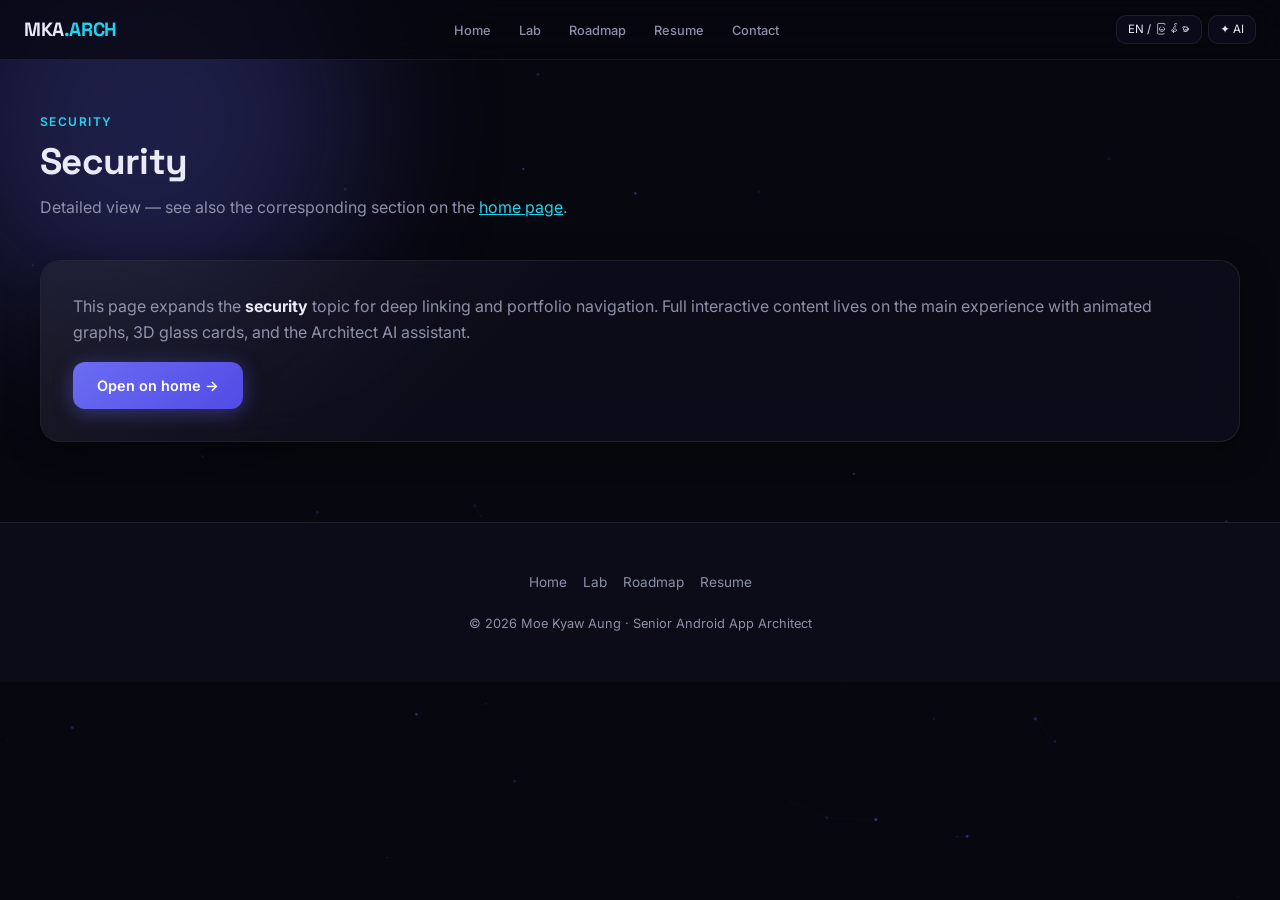
<file: pages/security.html>
<!DOCTYPE html>
<html lang="en" data-lang="en">
<head>
  <meta charset="UTF-8" />
  <meta name="viewport" content="width=device-width, initial-scale=1.0" />
  <title>Security · Moe Kyaw Aung — Architect</title>
  <link href="https://fonts.googleapis.com/css2?family=Inter:wght@400;500;600;700&family=Space+Grotesk:wght@500;600;700&family=Noto+Sans+Myanmar:wght@400;600&display=swap" rel="stylesheet" />
  <link rel="stylesheet" href="../css/style.css" />
  <link rel="icon" href="https://res.cloudinary.com/dye5qpwii/image/upload/v1778763535/MKA_25_lbx6fb.webp" />
</head>
<body>
  <canvas id="particles"></canvas>
  <div class="glow-orb o1"></div>
  <nav class="nav">
    <div class="nav-inner">
      <a href="../index.html" class="logo">MKA<span>.ARCH</span></a>
      <ul class="nav-links">
        <li><a href="../index.html">Home</a></li>
        <li><a href="lab.html">Lab</a></li>
        <li><a href="roadmap.html">Roadmap</a></li>
        <li><a href="resume.html">Resume</a></li>
        <li><a href="../index.html#contact">Contact</a></li>
      </ul>
      <div class="nav-controls">
        <button class="ctrl" id="langToggle">EN / မြန်မာ</button>
        <button class="ctrl" id="aiToggle">✦ AI</button>
        <button class="menu-btn" id="menuBtn">☰</button>
      </div>
    </div>
  </nav>
  <section class="section" style="padding-top:7rem">
    <div class="container">
      <div class="section-label">Security</div>
      <h1 class="section-title">Security</h1>
      <p class="section-sub">Detailed view — see also the corresponding section on the <a href="../index.html#security" style="color:var(--accent2)">home page</a>.</p>
      <div class="glass" style="padding:2rem">
        <p style="color:var(--muted)">This page expands the <strong style="color:var(--text)">security</strong> topic for deep linking and portfolio navigation. Full interactive content lives on the main experience with animated graphs, 3D glass cards, and the Architect AI assistant.</p>
        <p style="margin-top:1rem"><a href="../index.html#security" class="btn-primary">Open on home →</a></p>
      </div>
    </div>
  </section>
  <footer class="footer">
    <div class="footer-nav">
      <a href="../index.html">Home</a><a href="lab.html">Lab</a><a href="roadmap.html">Roadmap</a><a href="resume.html">Resume</a>
    </div>
    <p class="copy">© 2026 Moe Kyaw Aung · Senior Android App Architect</p>
  </footer>
  <div class="ai-panel" id="aiPanel">
    <div class="ai-header"><span>✦ Architect AI</span><button id="aiClose">✕</button></div>
    <div class="ai-messages" id="aiMessages"><div class="ai-msg bot">Ask about architecture, Compose, or projects.</div></div>
    <div class="ai-input-wrap"><input type="text" id="aiInput" placeholder="Ask..." /><button id="aiSend">Send</button></div>
  </div>
  <script src="../js/main.js"></script>
</body>
</html>
</file>
<file: css/style.css>
/* ===== SENIOR ANDROID ARCHITECT — DARK GLASS ===== */
:root {
  --bg: #07070f;
  --bg2: #0c0c18;
  --glass: rgba(18, 18, 36, 0.55);
  --glass-border: rgba(255, 255, 255, 0.08);
  --glass-highlight: rgba(255, 255, 255, 0.12);
  --text: #e8eaf6;
  --muted: #8b90a8;
  --accent: #6366f1;
  --accent2: #22d3ee;
  --accent3: #a78bfa;
  --success: #34d399;
  --font: 'Inter', system-ui, sans-serif;
  --font-display: 'Space Grotesk', 'Inter', sans-serif;
  --font-my: 'Noto Sans Myanmar', sans-serif;
  --radius: 20px;
  --blur: 24px;
  --shadow: 0 8px 32px rgba(0, 0, 0, 0.4);
  --float-shadow: 0 20px 60px rgba(99, 102, 241, 0.15);
}
*, *::before, *::after { box-sizing: border-box; margin: 0; padding: 0; }
html { scroll-behavior: smooth; }
body {
  font-family: var(--font);
  background: var(--bg);
  color: var(--text);
  line-height: 1.65;
  overflow-x: hidden;
  min-height: 100vh;
}
#particles { position: fixed; inset: 0; z-index: 0; pointer-events: none; }
.glow-orb {
  position: fixed; border-radius: 50%; filter: blur(80px); opacity: 0.25; z-index: 0; pointer-events: none;
}
.glow-orb.o1 { width: 420px; height: 420px; background: var(--accent); top: -10%; left: -5%; animation: floatOrb 18s ease-in-out infinite; }
.glow-orb.o2 { width: 360px; height: 360px; background: var(--accent2); bottom: 10%; right: -8%; animation: floatOrb 22s ease-in-out infinite reverse; }
.glow-orb.o3 { width: 280px; height: 280px; background: var(--accent3); top: 40%; left: 50%; animation: floatOrb 15s ease-in-out infinite 2s; }
@keyframes floatOrb {
  0%, 100% { transform: translate(0, 0); }
  50% { transform: translate(30px, -40px); }
}
.glass {
  background: var(--glass);
  backdrop-filter: blur(var(--blur));
  -webkit-backdrop-filter: blur(var(--blur));
  border: 1px solid var(--glass-border);
  border-radius: var(--radius);
  box-shadow: var(--shadow);
  position: relative;
  transition: transform 0.4s cubic-bezier(0.22, 1, 0.36, 1), box-shadow 0.4s, border-color 0.3s;
}
.glass::before {
  content: ''; position: absolute; inset: 0; border-radius: inherit; pointer-events: none;
  background: linear-gradient(135deg, var(--glass-highlight) 0%, transparent 40%);
  opacity: 0.5;
}
.glass:hover {
  transform: translateY(-6px) scale(1.01);
  border-color: rgba(99, 102, 241, 0.35);
  box-shadow: var(--float-shadow), var(--shadow);
}
.float-3d { transform-style: preserve-3d; perspective: 1000px; }
.float-3d .glass { transition: transform 0.5s cubic-bezier(0.22, 1, 0.36, 1); }
.float-3d:hover .glass { transform: rotateX(4deg) rotateY(-6deg) translateZ(12px); }
.nav {
  position: fixed; top: 0; left: 0; right: 0; z-index: 1000;
  background: rgba(7, 7, 15, 0.7);
  backdrop-filter: blur(20px);
  border-bottom: 1px solid var(--glass-border);
}
.nav-inner {
  max-width: 1280px; margin: 0 auto; padding: 0.85rem 1.5rem;
  display: flex; align-items: center; justify-content: space-between; gap: 1rem;
}
.logo {
  font-family: var(--font-display); font-weight: 700; font-size: 1.2rem;
  color: var(--text); text-decoration: none; letter-spacing: -0.02em;
}
.logo span { color: var(--accent2); }
.nav-links { display: flex; list-style: none; gap: 0.25rem; flex-wrap: wrap; }
.nav-links a {
  color: var(--muted); text-decoration: none; font-size: 0.8rem; font-weight: 500;
  padding: 0.4rem 0.75rem; border-radius: 10px; transition: all 0.2s;
}
.nav-links a:hover, .nav-links a.active { color: var(--text); background: rgba(99, 102, 241, 0.15); }
.nav-controls { display: flex; gap: 0.4rem; align-items: center; }
.ctrl {
  background: var(--glass); border: 1px solid var(--glass-border); color: var(--text);
  font-size: 0.72rem; padding: 0.4rem 0.7rem; border-radius: 10px; cursor: pointer;
  font-family: var(--font); transition: all 0.2s;
}
.ctrl:hover { border-color: var(--accent); color: var(--accent2); }
.menu-btn { display: none; background: none; border: none; color: var(--text); font-size: 1.4rem; cursor: pointer; }
.hero {
  position: relative; z-index: 1; min-height: 100vh;
  display: flex; align-items: center; padding: 7rem 1.5rem 4rem;
}
.hero-grid {
  max-width: 1280px; margin: 0 auto; width: 100%;
  display: grid; grid-template-columns: 1.15fr 0.85fr; gap: 3rem; align-items: center;
}
.badge {
  display: inline-flex; align-items: center; gap: 0.5rem;
  font-size: 0.75rem; font-weight: 600; letter-spacing: 0.06em;
  color: var(--success); background: rgba(52, 211, 153, 0.1);
  border: 1px solid rgba(52, 211, 153, 0.25); padding: 0.35rem 0.9rem;
  border-radius: 100px; margin-bottom: 1.2rem;
}
.badge-dot { width: 7px; height: 7px; border-radius: 50%; background: var(--success); animation: pulse 1.6s infinite; }
@keyframes pulse { 0%, 100% { opacity: 1; } 50% { opacity: 0.4; } }
.hero h1 {
  font-family: var(--font-display); font-size: clamp(2.2rem, 5vw, 3.6rem);
  font-weight: 700; line-height: 1.1; letter-spacing: -0.03em; margin-bottom: 0.4rem;
}
.hero h1 .gradient {
  background: linear-gradient(135deg, var(--accent2), var(--accent), var(--accent3));
  -webkit-background-clip: text; -webkit-text-fill-color: transparent; background-clip: text;
}
.hero-my { font-family: var(--font-my); font-size: 0.55em; color: var(--accent3); display: block; margin-top: 0.25rem; }
.typing-line { min-height: 1.5em; font-size: 1.05rem; color: var(--accent2); margin: 1rem 0; font-weight: 500; }
.cursor { animation: blink 0.85s step-end infinite; }
@keyframes blink { 50% { opacity: 0; } }
.hero-desc { color: var(--muted); max-width: 520px; margin-bottom: 1.8rem; font-size: 1rem; }
.hero-stats { display: flex; flex-wrap: wrap; gap: 1rem; margin-bottom: 2rem; }
.stat-card { padding: 1rem 1.3rem; text-align: center; min-width: 100px; }
.stat-n { font-family: var(--font-display); font-size: 1.7rem; font-weight: 700; color: var(--accent2); }
.stat-l { font-size: 0.7rem; color: var(--muted); text-transform: uppercase; letter-spacing: 0.05em; }
.ctas { display: flex; flex-wrap: wrap; gap: 0.8rem; }
.btn-primary {
  display: inline-flex; align-items: center; gap: 0.4rem;
  background: linear-gradient(135deg, var(--accent), #4f46e5);
  color: white; font-weight: 600; font-size: 0.9rem;
  padding: 0.75rem 1.5rem; border-radius: 12px; text-decoration: none;
  border: none; cursor: pointer; box-shadow: 0 4px 20px rgba(99, 102, 241, 0.4);
  transition: transform 0.2s, box-shadow 0.2s;
}
.btn-primary:hover { transform: translateY(-2px); box-shadow: 0 8px 30px rgba(99, 102, 241, 0.5); }
.btn-secondary {
  display: inline-flex; align-items: center;
  background: var(--glass); border: 1px solid var(--glass-border);
  color: var(--text); font-weight: 500; font-size: 0.9rem;
  padding: 0.75rem 1.4rem; border-radius: 12px; text-decoration: none;
  transition: all 0.2s;
}
.btn-secondary:hover { border-color: var(--accent); color: var(--accent2); }
.hero-visual {
  display: flex;
  justify-content: center;
  position: relative;
  min-height: 340px;
  width: 100%;
  max-width: 360px;
  margin: 0 auto;
}
.hero-visual .three-hero-mount {
  position: absolute;
  inset: -10% -15%;
  z-index: 0;
}
.avatar-stack { position: relative; width: 300px; height: 340px; }
.avatar-main {
  width: 240px; height: 240px; border-radius: 28px; object-fit: cover;
  border: 1px solid var(--glass-border); position: absolute; top: 30px; left: 30px; z-index: 2;
  box-shadow: 0 25px 50px rgba(0,0,0,0.5);
}
.avatar-ring {
  position: absolute; inset: 10px; border-radius: 36px;
  border: 1px dashed rgba(99, 102, 241, 0.4); animation: spinSlow 20s linear infinite;
}
@keyframes spinSlow { to { transform: rotate(360deg); } }
.float-chip {
  position: absolute; padding: 0.5rem 0.9rem; font-size: 0.72rem; font-weight: 600;
  border-radius: 12px; z-index: 3; animation: floatY 4s ease-in-out infinite;
}
.float-chip.c1 { top: 0; right: 0; background: rgba(34, 211, 238, 0.15); color: var(--accent2); border: 1px solid rgba(34,211,238,0.3); }
.float-chip.c2 { bottom: 40px; left: 0; background: rgba(167, 139, 250, 0.15); color: var(--accent3); border: 1px solid rgba(167,139,250,0.3); animation-delay: 1s; }
.float-chip.c3 { bottom: 0; right: 20px; background: rgba(99, 102, 241, 0.15); color: var(--accent); border: 1px solid rgba(99,102,241,0.3); animation-delay: 0.5s; }
@keyframes floatY { 0%, 100% { transform: translateY(0); } 50% { transform: translateY(-10px); } }
.section { position: relative; z-index: 1; padding: 5rem 1.5rem; }
.section.alt { background: var(--bg2); }
.container { max-width: 1200px; margin: 0 auto; }
.section-label {
  font-size: 0.75rem; font-weight: 600; letter-spacing: 0.12em; text-transform: uppercase;
  color: var(--accent2); margin-bottom: 0.5rem;
}
.section-title {
  font-family: var(--font-display); font-size: clamp(1.6rem, 3.5vw, 2.3rem);
  font-weight: 700; letter-spacing: -0.02em; margin-bottom: 0.6rem; line-height: 1.2;
}
.section-sub { color: var(--muted); max-width: 560px; margin-bottom: 2.5rem; }
.grid-2 { display: grid; grid-template-columns: 1fr 1fr; gap: 1.5rem; }
.grid-3 { display: grid; grid-template-columns: repeat(3, 1fr); gap: 1.2rem; }
.grid-4 { display: grid; grid-template-columns: repeat(4, 1fr); gap: 1rem; }
.grid-auto { display: grid; grid-template-columns: repeat(auto-fill, minmax(260px, 1fr)); gap: 1.2rem; }
.skill-row { margin-bottom: 1.1rem; }
.skill-top { display: flex; justify-content: space-between; font-size: 0.85rem; margin-bottom: 0.35rem; }
.skill-top span:last-child { color: var(--accent2); font-weight: 600; }
.skill-track { height: 8px; background: rgba(255,255,255,0.06); border-radius: 100px; overflow: hidden; }
.skill-fill {
  height: 100%; border-radius: 100px;
  background: linear-gradient(90deg, var(--accent), var(--accent2));
  width: 0; transition: width 1.2s cubic-bezier(0.22, 1, 0.36, 1);
}
.matrix-card { padding: 1.5rem; }
.matrix-card h3 { font-size: 0.95rem; margin-bottom: 1rem; color: var(--accent2); }
.roadmap { position: relative; padding-left: 2rem; }
.roadmap::before {
  content: ''; position: absolute; left: 7px; top: 0; bottom: 0; width: 2px;
  background: linear-gradient(var(--accent), var(--accent2), transparent);
}
.rm-item { position: relative; margin-bottom: 1.8rem; padding: 1.2rem 1.4rem; }
.rm-item::before {
  content: ''; position: absolute; left: -2rem; top: 1.4rem;
  width: 12px; height: 12px; border-radius: 50%;
  background: var(--accent2); box-shadow: 0 0 12px var(--accent2);
  border: 2px solid var(--bg);
}
.rm-year { font-size: 0.7rem; color: var(--accent3); font-weight: 600; letter-spacing: 0.08em; }
.rm-item h3 { font-size: 1.05rem; margin: 0.3rem 0; }
.compose-card { padding: 1.4rem; text-align: center; }
.compose-icon { font-size: 2rem; margin-bottom: 0.7rem; }
.compose-card h3 { font-size: 0.95rem; margin-bottom: 0.4rem; }
.compose-card p { font-size: 0.8rem; color: var(--muted); }
.arch-stack { display: flex; flex-direction: column; gap: 0.6rem; max-width: 560px; margin: 0 auto 2rem; }
.arch-layer {
  padding: 1rem 1.3rem; text-align: center; border-radius: 14px;
  border: 1px solid var(--glass-border); background: var(--glass);
}
.arch-layer h4 { font-size: 0.9rem; color: var(--accent2); }
.arch-layer p { font-size: 0.78rem; color: var(--muted); }
.arch-arrow { text-align: center; color: var(--muted); font-size: 0.9rem; }
.bench-item { margin-bottom: 1rem; }
.bench-label { display: flex; justify-content: space-between; font-size: 0.85rem; margin-bottom: 0.3rem; }
.bench-bar { height: 10px; background: rgba(255,255,255,0.06); border-radius: 100px; overflow: hidden; }
.bench-fill {
  height: 100%; border-radius: 100px;
  background: linear-gradient(90deg, var(--success), var(--accent2));
  width: 0; transition: width 1.4s ease;
}
.project-card { padding: 1.3rem; text-decoration: none; color: inherit; display: block; }
.project-card h3 { font-size: 1rem; margin: 0.4rem 0; }
.project-card p { font-size: 0.82rem; color: var(--muted); margin-bottom: 0.6rem; }
.tags { display: flex; flex-wrap: wrap; gap: 0.35rem; }
.tag {
  font-size: 0.68rem; padding: 0.2rem 0.55rem; border-radius: 6px;
  background: rgba(99, 102, 241, 0.12); color: var(--accent3); border: 1px solid rgba(99,102,241,0.2);
}
.pipeline { display: flex; flex-wrap: wrap; gap: 0.6rem; align-items: center; justify-content: center; margin: 1.5rem 0; }
.pipe-step {
  padding: 0.7rem 1.1rem; font-size: 0.8rem; font-weight: 600;
  border-radius: 12px; background: var(--glass); border: 1px solid var(--glass-border);
}
.pipe-step.active { border-color: var(--accent2); color: var(--accent2); box-shadow: 0 0 20px rgba(34,211,238,0.2); }
.pipe-arrow { color: var(--muted); }
.contact-grid { display: grid; grid-template-columns: 1fr 1fr; gap: 1.5rem; }
.contact-info { padding: 1.8rem; }
.contact-info h3 { margin-bottom: 1rem; font-size: 1.1rem; }
.contact-info p { color: var(--muted); margin-bottom: 0.8rem; font-size: 0.9rem; }
.contact-form { padding: 1.8rem; display: flex; flex-direction: column; gap: 0.8rem; }
.contact-form input, .contact-form textarea {
  background: rgba(0,0,0,0.3); border: 1px solid var(--glass-border);
  color: var(--text); padding: 0.85rem 1rem; border-radius: 12px;
  font-family: var(--font); font-size: 0.9rem;
}
.contact-form input:focus, .contact-form textarea:focus {
  outline: none; border-color: var(--accent); box-shadow: 0 0 0 3px rgba(99,102,241,0.2);
}
.footer {
  position: relative; z-index: 1; padding: 3rem 1.5rem; text-align: center;
  border-top: 1px solid var(--glass-border); background: var(--bg2);
}
.footer-nav { display: flex; flex-wrap: wrap; gap: 1rem; justify-content: center; margin-bottom: 1.2rem; }
.footer-nav a { color: var(--muted); text-decoration: none; font-size: 0.85rem; }
.footer-nav a:hover { color: var(--accent2); }
.footer .quote { color: var(--accent3); font-style: italic; margin-bottom: 0.5rem; }
.footer .copy { font-size: 0.8rem; color: var(--muted); }
.ai-panel {
  position: fixed; bottom: 1.5rem; right: 1.5rem; width: 360px; max-width: calc(100vw - 2rem);
  height: 440px; z-index: 2000; display: none; flex-direction: column;
  background: rgba(12, 12, 24, 0.95); backdrop-filter: blur(24px);
  border: 1px solid var(--glass-border); border-radius: 20px;
  box-shadow: 0 20px 60px rgba(0,0,0,0.5);
}
.ai-panel.open { display: flex; }
.ai-header {
  display: flex; justify-content: space-between; align-items: center;
  padding: 0.9rem 1.1rem; border-bottom: 1px solid var(--glass-border);
  font-weight: 600; font-size: 0.9rem;
}
.ai-header button { background: none; border: none; color: var(--muted); cursor: pointer; font-size: 1.1rem; }
.ai-messages { flex: 1; overflow-y: auto; padding: 1rem; display: flex; flex-direction: column; gap: 0.7rem; }
.ai-msg { padding: 0.7rem 1rem; font-size: 0.85rem; border-radius: 14px; max-width: 90%; }
.ai-msg.bot { align-self: flex-start; background: rgba(99, 102, 241, 0.12); border: 1px solid rgba(99,102,241,0.2); }
.ai-msg.user { align-self: flex-end; background: rgba(34, 211, 238, 0.1); border: 1px solid rgba(34,211,238,0.2); }
.ai-input-wrap { display: flex; border-top: 1px solid var(--glass-border); padding: 0.6rem; gap: 0.4rem; }
.ai-input-wrap input {
  flex: 1; background: rgba(0,0,0,0.3); border: 1px solid var(--glass-border);
  color: var(--text); padding: 0.7rem; border-radius: 10px; font-family: var(--font); font-size: 0.85rem;
}
.ai-input-wrap input:focus { outline: none; border-color: var(--accent); }
.ai-input-wrap button {
  background: var(--accent); color: white; border: none; padding: 0 1rem;
  border-radius: 10px; font-weight: 600; cursor: pointer; font-size: 0.85rem;
}
.page-hero { padding: 7rem 1.5rem 2.5rem; text-align: center; position: relative; z-index: 1; }
.page-hero h1 { font-family: var(--font-display); font-size: clamp(1.8rem, 4vw, 2.6rem); margin: 0.4rem 0 0.8rem; }
.fade-up {
  opacity: 0; transform: translateY(24px);
  transition: opacity 0.7s ease, transform 0.7s ease;
}
.fade-up.visible { opacity: 1; transform: translateY(0); }
@media (max-width: 900px) {
  .hero-grid, .grid-2, .contact-grid { grid-template-columns: 1fr; }
  .grid-3, .grid-4 { grid-template-columns: 1fr 1fr; }
  .nav-links { display: none; }
  .nav-links.open {
    display: flex; flex-direction: column; position: absolute;
    top: 100%; left: 0; right: 0; background: rgba(7,7,15,0.97);
    padding: 1rem; border-bottom: 1px solid var(--glass-border);
  }
  .menu-btn { display: block; }
  .avatar-stack { width: 260px; height: 300px; margin: 0 auto; }
  .avatar-main { width: 200px; height: 200px; }
}
@media (max-width: 560px) {
  .grid-3, .grid-4 { grid-template-columns: 1fr; }
}
[data-lang="my"] body, [data-lang="my"] p, [data-lang="my"] .section-title {
  font-family: var(--font-my), var(--font);
}

/* Chart.js radar */
.radar-card { display: flex; flex-direction: column; align-items: center; }
.radar-wrap {
  width: 100%;
  max-width: 360px;
  aspect-ratio: 1;
  position: relative;
  margin: 0.5rem auto 0.75rem;
}
.radar-wrap canvas {
  width: 100% !important;
  height: 100% !important;
}
.radar-caption {
  font-size: 0.72rem;
  color: var(--muted);
  text-align: center;
  letter-spacing: 0.02em;
}

/* Live GitHub sync status */
.live-bar {
  display: flex; flex-wrap: wrap; gap: 0.6rem; align-items: center;
  margin: 0.6rem 0 1rem; font-size: 0.72rem; color: var(--muted);
}
#liveStatus.live { color: var(--success); }
#fetchStatus {
  padding: 0.15rem 0.55rem; border-radius: 100px;
  border: 1px solid var(--glass-border); font-size: 0.68rem;
}
#fetchStatus[data-state="loading"] { color: var(--accent2); border-color: rgba(34,211,238,0.3); }
#fetchStatus[data-state="ok"] { color: var(--success); border-color: rgba(52,211,153,0.35); }
#fetchStatus[data-state="cached"] { color: var(--accent3); border-color: rgba(167,139,250,0.35); }
#fetchStatus[data-state="error"] { color: #f87171; border-color: rgba(248,113,113,0.35); }

.project-card .repo-stars {
  font-size: 0.75rem; font-weight: 500; color: var(--muted); margin-left: 0.35rem;
}
.project-card .tags { display: flex; flex-wrap: wrap; gap: 0.35rem; margin-top: 0.6rem; }
.project-card .tag {
  font-size: 0.68rem; padding: 0.2rem 0.5rem; border-radius: 6px;
  background: rgba(99,102,241,0.12); color: var(--accent2);
  border: 1px solid rgba(99,102,241,0.2);
}


/* Dynamic data UI */
.data-status {
  position: fixed; bottom: 1.2rem; left: 50%; transform: translateX(-50%) translateY(20px);
  background: rgba(10,10,24,0.92); border: 1px solid var(--glass-border);
  color: var(--muted); font-size: 0.75rem; padding: 0.45rem 1rem;
  border-radius: 100px; z-index: 1500; opacity: 0; pointer-events: none;
  transition: opacity 0.3s, transform 0.3s; backdrop-filter: blur(12px);
}
.data-status.show { opacity: 1; transform: translateX(-50%) translateY(0); }
.data-status.error { border-color: rgba(244,114,182,0.4); color: #f9a8d4; }
.live-badge {
  display: inline-block; margin: 0.5rem 0 0;
  font-size: 0.7rem; color: var(--accent2);
  background: rgba(34,211,238,0.08); border: 1px solid rgba(34,211,238,0.2);
  padding: 0.25rem 0.7rem; border-radius: 100px;
}
.project-meta {
  display: flex; gap: 0.6rem; margin: 0.4rem 0 0.5rem;
  font-size: 0.72rem; color: var(--muted);
}
.meta-star { color: #fbbf24; }
.meta-lang { color: var(--accent2); }
.tags { display: flex; flex-wrap: wrap; gap: 0.35rem; }
.tag {
  font-size: 0.68rem; padding: 0.2rem 0.5rem;
  border-radius: 6px; background: rgba(99,102,241,0.12);
  color: var(--accent2); border: 1px solid rgba(99,102,241,0.2);
}

/* ===== CINEMATIC HERO — morphing panels + neon ===== */
.hero {
  position: relative;
  overflow: hidden;
}
.hero-bg-morph {
  position: absolute; inset: 0; z-index: 0; pointer-events: none;
  overflow: hidden;
}
.morph-panel {
  position: absolute;
  border-radius: 40% 60% 55% 45% / 50% 40% 60% 50%;
  filter: blur(40px);
  opacity: 0.45;
  animation: morphBlob 12s ease-in-out infinite;
  mix-blend-mode: screen;
}
.morph-panel.p1 {
  width: 55vmin; height: 55vmin;
  background: linear-gradient(135deg, #6366f1, #22d3ee);
  top: -10%; left: -5%;
  animation-delay: 0s;
}
.morph-panel.p2 {
  width: 45vmin; height: 45vmin;
  background: linear-gradient(225deg, #a78bfa, #f472b6);
  bottom: 5%; right: -8%;
  animation-delay: -4s;
  border-radius: 60% 40% 45% 55% / 40% 55% 45% 60%;
}
.morph-panel.p3 {
  width: 35vmin; height: 35vmin;
  background: linear-gradient(45deg, #22d3ee, #34d399);
  top: 40%; left: 45%;
  animation-delay: -8s;
  opacity: 0.3;
}
@keyframes morphBlob {
  0%, 100% {
    border-radius: 40% 60% 55% 45% / 50% 40% 60% 50%;
    transform: translate(0, 0) scale(1) rotate(0deg);
  }
  33% {
    border-radius: 60% 40% 45% 55% / 45% 55% 40% 60%;
    transform: translate(4%, -3%) scale(1.08) rotate(8deg);
  }
  66% {
    border-radius: 45% 55% 60% 40% / 55% 45% 50% 50%;
    transform: translate(-3%, 4%) scale(0.95) rotate(-6deg);
  }
}

.hero-grid { position: relative; z-index: 2; }

/* Neon gradient text intensify */
.hero h1 .gradient {
  background: linear-gradient(120deg, #6366f1 0%, #22d3ee 40%, #a78bfa 70%, #f472b6 100%);
  background-size: 200% auto;
  -webkit-background-clip: text;
  -webkit-text-fill-color: transparent;
  background-clip: text;
  animation: neonShift 6s ease infinite;
}
@keyframes neonShift {
  0%, 100% { background-position: 0% center; }
  50% { background-position: 100% center; }
}

/* Floating morph glass panels beside avatar */
.morph-glass {
  position: absolute;
  backdrop-filter: blur(16px);
  background: rgba(18, 18, 36, 0.4);
  border: 1px solid rgba(255, 255, 255, 0.1);
  border-radius: 16px;
  padding: 0.65rem 0.9rem;
  font-size: 0.72rem;
  font-weight: 600;
  box-shadow: 0 8px 32px rgba(99, 102, 241, 0.2);
  animation: floatPanel 5s ease-in-out infinite;
  pointer-events: none;
}
.morph-glass.mg1 { top: 8%; right: -12%; color: #22d3ee; animation-delay: 0s; }
.morph-glass.mg2 { bottom: 28%; left: -18%; color: #a78bfa; animation-delay: -1.8s; }
.morph-glass.mg3 { bottom: -2%; right: 5%; color: #34d399; animation-delay: -3.2s; }
@keyframes floatPanel {
  0%, 100% { transform: translateY(0) rotateX(0) rotateY(0); }
  50% { transform: translateY(-14px) rotateX(6deg) rotateY(-4deg); }
}

/* Interactive particle cursor trail hint */
.hero.interactive-particles #particles {
  pointer-events: auto;
  cursor: crosshair;
}

/* ===== MODULAR NAV — theme adaptive + lang + currency ===== */
.nav {
  transition: background 0.3s, border-color 0.3s, box-shadow 0.3s;
}
.nav.scrolled {
  background: rgba(7, 7, 15, 0.92);
  box-shadow: 0 4px 24px rgba(0, 0, 0, 0.35);
}
[data-theme="light"] .nav {
  background: rgba(240, 242, 248, 0.85);
  border-bottom-color: rgba(0, 0, 0, 0.06);
}
[data-theme="light"] .nav.scrolled {
  background: rgba(255, 255, 255, 0.95);
}

.nav-controls {
  display: flex;
  gap: 0.35rem;
  align-items: center;
  flex-wrap: wrap;
}

.nav-dropdown {
  position: relative;
}
.nav-dropdown-btn {
  background: var(--glass);
  border: 1px solid var(--glass-border);
  color: var(--text);
  font-size: 0.72rem;
  padding: 0.4rem 0.65rem;
  border-radius: 8px;
  cursor: pointer;
  font-family: var(--font);
  display: inline-flex;
  align-items: center;
  gap: 0.3rem;
  transition: all 0.2s;
}
.nav-dropdown-btn:hover {
  border-color: var(--accent);
  color: var(--accent2);
}
.nav-dropdown-menu {
  display: none;
  position: absolute;
  top: calc(100% + 6px);
  right: 0;
  min-width: 140px;
  background: rgba(12, 12, 24, 0.96);
  border: 1px solid var(--glass-border);
  border-radius: 12px;
  padding: 0.4rem;
  z-index: 1100;
  backdrop-filter: blur(20px);
  box-shadow: 0 12px 40px rgba(0, 0, 0, 0.45);
}
[data-theme="light"] .nav-dropdown-menu {
  background: rgba(255, 255, 255, 0.98);
}
.nav-dropdown.open .nav-dropdown-menu { display: block; }
.nav-dropdown-menu button {
  display: block;
  width: 100%;
  text-align: left;
  background: none;
  border: none;
  color: var(--muted);
  font-size: 0.78rem;
  padding: 0.5rem 0.7rem;
  border-radius: 8px;
  cursor: pointer;
  font-family: var(--font);
}
.nav-dropdown-menu button:hover,
.nav-dropdown-menu button.active {
  background: rgba(99, 102, 241, 0.15);
  color: var(--text);
}
.nav-dropdown-menu button.active {
  color: var(--accent2);
}

.ctrl-theme {
  width: 34px;
  height: 34px;
  border-radius: 8px;
  display: inline-flex;
  align-items: center;
  justify-content: center;
  font-size: 0.95rem;
}

/* Currency badge in hero stats optional */
.currency-hint {
  font-size: 0.7rem;
  color: var(--muted);
  margin-top: 0.5rem;
}
.currency-hint strong { color: var(--accent2); }

[data-lang="th"] body,
[data-lang="th"] p,
[data-lang="th"] .section-title {
  font-family: 'Noto Sans Thai', var(--font), system-ui, sans-serif;
}


/* Three.js hero mount */
.three-hero-mount {
  position: absolute;
  inset: 0;
  z-index: 1;
  border-radius: 24px;
  overflow: hidden;
  pointer-events: none;
}
.three-hero-mount canvas {
  width: 100% !important;
  height: 100% !important;
}
.avatar-stack {
  position: relative;
  z-index: 2;
}
.avatar-main {
  position: relative;
  z-index: 3;
}
.three-fallback {
  display: flex;
  align-items: center;
  justify-content: center;
}
.three-fallback-orb {
  width: 70%;
  height: 70%;
  border-radius: 50%;
  background: radial-gradient(circle at 35% 35%, rgba(99,102,241,0.5), rgba(34,211,238,0.15), transparent 70%);
  animation: floatOrb 8s ease-in-out infinite;
  filter: blur(2px);
}
.three-fallback-ring {
  position: absolute;
  width: 85%;
  height: 85%;
  border: 1px solid rgba(167,139,250,0.35);
  border-radius: 50%;
  animation: spin 20s linear infinite;
}
@keyframes spin { to { transform: rotate(360deg); } }
</file>
